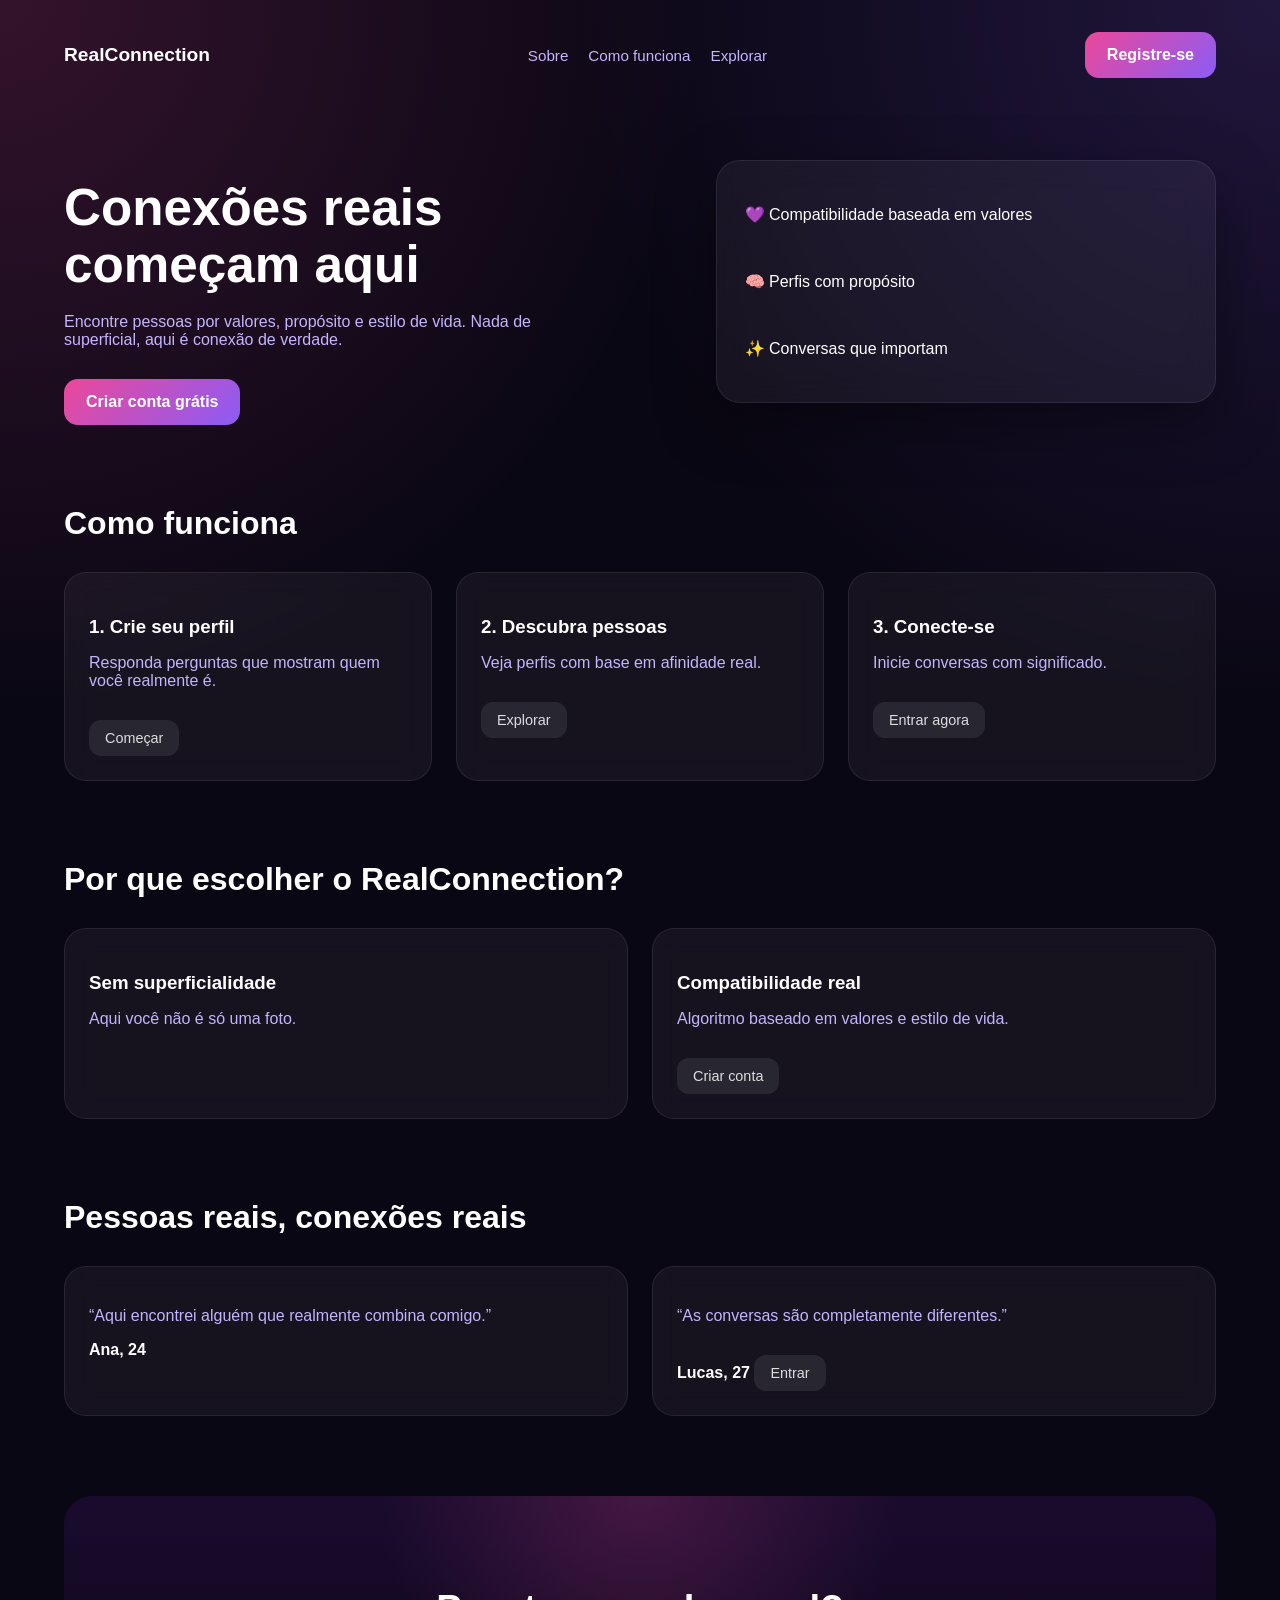
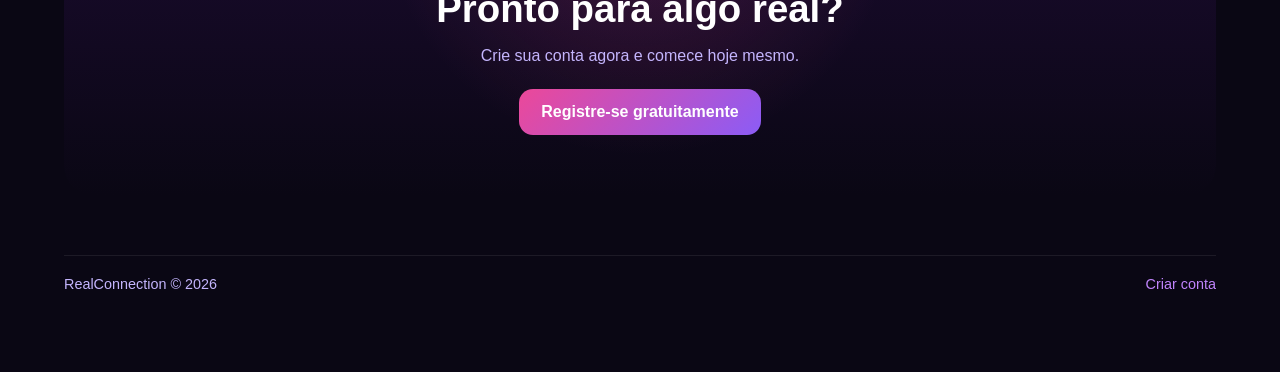
<file: index.html>
<!DOCTYPE html>
<html lang="pt-BR">
<head>
  <meta charset="UTF-8">
  <meta name="viewport" content="width=device-width, initial-scale=1.0">
  <title>RealConnection</title>
  <link rel="stylesheet" href="global.css">
  <link rel="stylesheet" href="home.css">
</head>
<body>

  <main class="pagina">

    <!-- BARRA de NAVEGAR  -->
    <header class="navbar">
      <div class="logo">RealConnection</div>

      <nav class="nav-links">
        <a href="#diferenciais">Sobre</a>
        <a href="#como-funciona">Como funciona</a>
        <a href="explorar.html">Explorar</a>
      </nav>

      <a href="cadastro.html" class="btn-primary">Registre-se</a>
    </header>

    <!-- Parte Principal -->
    <section class="hero">
      <div class="hero-text">
        <h1>Conexões reais começam aqui</h1>
        <p>
          Encontre pessoas por valores, propósito e estilo de vida.
          Nada de superficial, aqui é conexão de verdade.
        </p>

        <a href="cadastro.html" class="btn-primary">Criar conta grátis</a>
      </div>

      <div class="hero-card">
        <p>💜 Compatibilidade baseada em valores</p>
        <p>🧠 Perfis com propósito</p>
        <p>✨ Conversas que importam</p>
      </div>
    </section>

    <!-- COMO FUNCIONA -->
    <section class="secao" id="como-funciona">
      <h2>Como funciona</h2>

      <div class="grid-3">

        <div class="card">
          <h3>1. Crie seu perfil</h3>
          <p>Responda perguntas que mostram quem você realmente é.</p>
          <a href="cadastro.html" class="btn-secondary">Começar</a>
        </div>

        <div class="card">
          <h3>2. Descubra pessoas</h3>
          <p>Veja perfis com base em afinidade real.</p>
          <a href="cadastro.html" class="btn-secondary">Explorar</a>
        </div>

        <div class="card">
          <h3>3. Conecte-se</h3>
          <p>Inicie conversas com significado.</p>
          <a href="login.html" class="btn-secondary">Entrar agora</a>
        </div>

      </div>
    </section>

    <!-- DIFERENCIAIS -->
    <section class="secao" id="diferenciais">
      <h2>Por que escolher o RealConnection?</h2>

      <div class="grid-2">

        <div class="card">
          <h3>Sem superficialidade</h3>
          <p>Aqui você não é só uma foto.</p>
        </div>

        <div class="card">
          <h3>Compatibilidade real</h3>
          <p>Algoritmo baseado em valores e estilo de vida.</p>
          <a href="cadastro.html" class="btn-secondary">Criar conta</a>
        </div>

      </div>
    </section>

    <!-- PROVA SOCIAL -->
    <section class="secao">
      <h2>Pessoas reais, conexões reais</h2>

      <div class="depoimentos">

        <div class="card">
          <p>“Aqui encontrei alguém que realmente combina comigo.”</p>
          <strong>Ana, 24</strong>
        </div>

        <div class="card">
          <p>“As conversas são completamente diferentes.”</p>
          <strong>Lucas, 27</strong>
          <a href="cadastro.html" class="btn-secondary">Entrar</a>
        </div>

      </div>
    </section>

    <!-- CTA FINAL -->
    <section class="cta-final">
      <h2>Pronto para algo real?</h2>
      <p>Crie sua conta agora e comece hoje mesmo.</p>

      <a href="cadastro.html" class="btn-primary">Registre-se gratuitamente</a>
    </section>

    <!-- FOOTER -->
    <footer class="footer">
      <span>RealConnection © 2026</span>
      <a href="cadastro.html">Criar conta</a>
    </footer>

  </main>

</body>
</html>
</file>
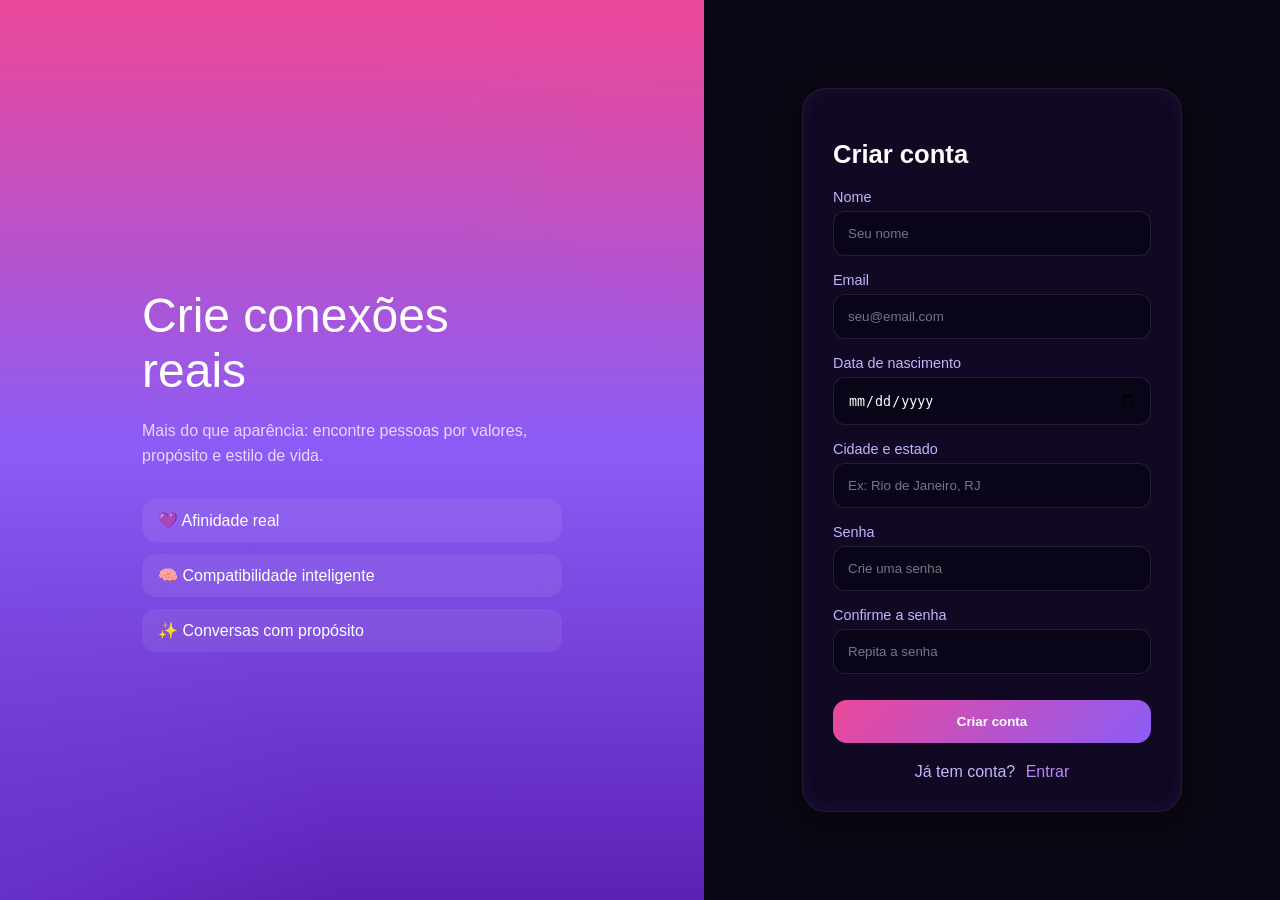
<file: cadastro.html>
<!DOCTYPE html>
<html lang="pt-BR">
<head>
  <meta charset="UTF-8">
  <meta name="viewport" content="width=device-width, initial-scale=1.0">
  <title>RealConnection | Cadastro</title>
  <link rel="stylesheet" href="global.css">
  <link rel="stylesheet" href="cadastro.css">
</head>
<body>

  <main class="cadastro-page">

    <!-- LADO ESQUERDO -->
    <section class="lado-info">
      <div class="info-conteudo">
        <h1>Crie conexões reais</h1>

        <p>
          Mais do que aparência: encontre pessoas por valores,
          propósito e estilo de vida.
        </p>

        <div class="lista-destaques">
          <div>💜 Afinidade real</div>
          <div>🧠 Compatibilidade inteligente</div>
          <div>✨ Conversas com propósito</div>
        </div>
      </div>
    </section>

    <!-- LADO DIREITO -->
    <section class="lado-formulario">

      <div class="card-formulario">

        <h2>Criar conta</h2>

        <form action="editperfil.html" method="get">

  <div class="grupo-input">
    <label for="nome">Nome</label>
    <input
      id="nome"
      name="nome"
      type="text"
      placeholder="Seu nome"
      autocomplete="name"
      required
    >
  </div>

  <div class="grupo-input">
    <label for="email">Email</label>
    <input
      id="email"
      name="email"
      type="email"
      placeholder="seu@email.com"
      autocomplete="email"
      required
    >
  </div>

  <div class="grupo-input">
    <label for="data-nascimento">Data de nascimento</label>
    <input
      id="data-nascimento"
      name="data-nascimento"
      type="date"
      autocomplete="bday"
      required
    >
  </div>

  <div class="grupo-input">
    <label for="cidade">Cidade e estado</label>
    <input
      id="cidade"
      name="cidade"
      type="text"
      placeholder="Ex: Rio de Janeiro, RJ"
      autocomplete="address-level2"
      required
    >
  </div>

  <div class="grupo-input">
    <label for="senha">Senha</label>
    <input
      id="senha"
      name="senha"
      type="password"
      placeholder="Crie uma senha"
      autocomplete="new-password"
      minlength="6"
      required
    >
  </div>

  <div class="grupo-input">
    <label for="confirmar-senha">Confirme a senha</label>
    <input
      id="confirmar-senha"
      name="confirmar-senha"
      type="password"
      placeholder="Repita a senha"
      autocomplete="new-password"
      minlength="6"
      required
    >
  </div>

  <button class="btn-primary full" type="submit">Criar conta</button>

</form>
        

        <div class="rodape-form">
          <span>Já tem conta?</span>
          <a href="login.html">Entrar</a>
        </div>

      </div>

    </section>

  </main>

  <!--PASSEI O SCRIPT Q TAVA AQUI PRO ARQUIVO SCRIPT.JS PRA FICAR TUDO NUM LIGAR SÓ-->
 <script src="script.js"></script>
</body>
</html>
</file>
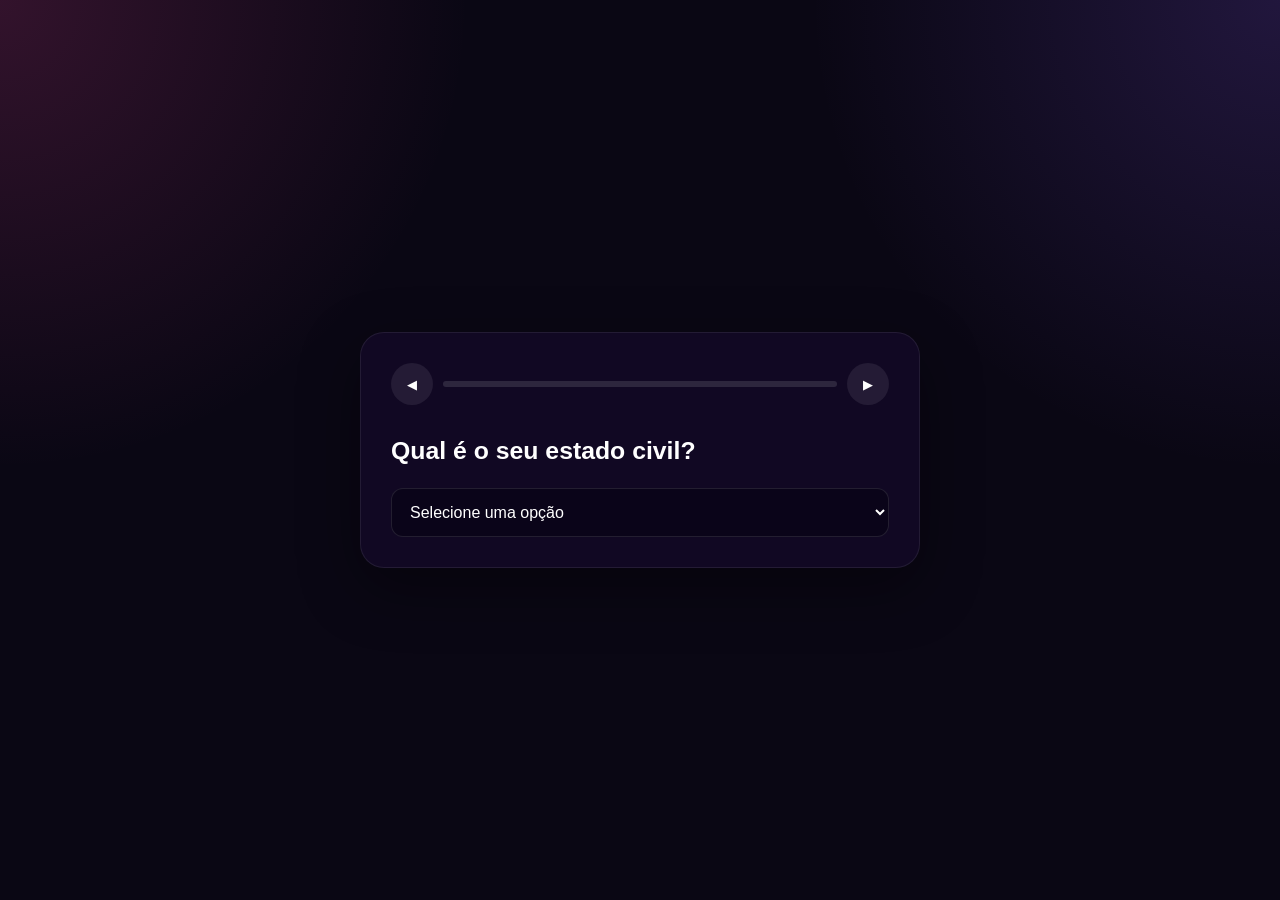
<file: editperfil.html>
<!DOCTYPE html>
<html lang="pt-BR">
<head>
  <meta charset="UTF-8">
  <meta name="viewport" content="width=device-width, initial-scale=1.0">
  <title>RealConnection | Editar Perfil</title>
  <link rel="stylesheet" href="style-editperfil.css">
</head>
<body>

  <div class="form-container">

    <!-- TOPO -->
    <div class="top-bar">
      <button id="prev" type="button" aria-label="Pergunta anterior">◀</button>

      <div class="progress">
        <div class="progress-fill"></div>
      </div>

      <button id="next" type="button" aria-label="Próxima pergunta">▶</button>
    </div>

    <!-- PERGUNTAS -->
    <form class="steps" action="explorar.html" method="get">

      <div class="step active">
        <h2>Qual é o seu estado civil?</h2>
        <select name="estado-civil">
          <option value="">Selecione uma opção</option>
          <option value="solteiro">Solteiro(a)</option>
          <option value="divorciado">Divorciado(a)</option>
          <option value="viuvo">Viúvo(a)</option>
        </select>
      </div>

      <div class="step">
        <h2>Você tem filhos?</h2>
        <select name="filhos">
          <option value="">Selecione uma opção</option>
          <option value="nao">Não</option>
          <option value="sim">Sim</option>
        </select>
      </div>

      <div class="step">
        <h2>Você fuma?</h2>
        <select name="fuma">
          <option value="">Selecione uma opção</option>
          <option value="nao">Não</option>
          <option value="sim">Sim</option>
          <option value="as-vezes">Às vezes</option>
        </select>
      </div>

      <div class="step">
        <h2>Você bebe álcool?</h2>
        <select name="alcool">
          <option value="">Selecione uma opção</option>
          <option value="nao">Não</option>
          <option value="socialmente">Socialmente</option>
          <option value="sim">Sim</option>
        </select>
      </div>

      <div class="step">
        <h2>Qual é a sua religião?</h2>
        <input type="text" name="religiao" placeholder="Ex: cristã, católica, espirita, nenhuma">
      </div>

      <div class="step">
        <h2>Qual é a sua sexualidade?</h2>
        <select name="sexualidade" id="sexualidade">
      <option value="">Selecione uma opção</option>
      <option value="heterossexual">Heterossexual</option>
      <option value="homossexual">Homossexual</option>
      <option value="bissexual">Bissexual</option>
      <option value="pansexual">Pansexual</option>
      <option value="assexual">Assexual</option>
      <option value="prefiro-nao-informar">Prefiro não informar</option>
      <option value="outro">Outro</option>
      </select>

        <input
          type="text"
          class="campo-outros campo-outros-select"
          id="sexualidade-outro"
          name="sexualidade-outro"
          placeholder="Digite sua sexualidade"
  >   </div>

      <div class="step">
        <h2>Como você se descreveria?</h2>
        <textarea name="descricao" placeholder="Fale um pouco sobre você"></textarea>
      </div>

      <div class="step">
        <h2>O que você busca no RealConnection?</h2>
        <select name="objetivo">
          <option value="">Selecione uma opção</option>
          <option value="relacionamento-serio">Relacionamento sério</option>
          <option value="novas-conexoes">Novas conexões</option>
          <option value="amizades">Amizades</option>
          <option value="conversas-com-proposito">Conversas com propósito</option>
        </select>
      </div>

      <div class="step">
        <h2>Quais valores são importantes para você?</h2>
        <div class="opcoes-container" data-minimo="5">
    <div class="opcoes-grid">

      <button type="button" class="opcao-btn" data-value="familia">Família</button>
      <button type="button" class="opcao-btn" data-value="fe">Fé</button>

      <button type="button" class="opcao-btn" data-value="respeito">Respeito</button>
      <button type="button" class="opcao-btn" data-value="honestidade">Honestidade</button>

      <button type="button" class="opcao-btn" data-value="dialogo">Diálogo</button>
      <button type="button" class="opcao-btn" data-value="lealdade">Lealdade</button>

      <button type="button" class="opcao-btn" data-value="empatia">Empatia</button>
      <button type="button" class="opcao-btn" data-value="responsabilidade">Responsabilidade</button>

      <button type="button" class="opcao-btn" data-value="crescimento-pessoal">Crescimento pessoal</button>
      <button type="button" class="opcao-btn" data-value="estabilidade">Estabilidade</button>

      <button type="button" class="opcao-btn" data-value="proposito">Propósito</button>
      <button type="button" class="opcao-btn" data-value="outros">Outros</button>

    </div>

    <input
      type="text"
      class="campo-outros"
      name="valores-outros"
      placeholder="Digite outro valor importante para você"
    >

    <div class="contador-opcoes">
      <span>Selecione no mínimo 5</span>
      <span><strong class="total-selecionado">0</strong>/5</span>
    </div>

      <input type="hidden" name="valores" class="valores-selecionados">
    </div>
      </div>

      <div class="step">
        <h2>Quais são seus principais interesses?</h2>
        <div class="opcoes-container" data-minimo="5">
          <div class="opcoes-grid">

      <button type="button" class="opcao-btn" data-value="livros">Livros</button>
      <button type="button" class="opcao-btn" data-value="musica">Música</button>

      <button type="button" class="opcao-btn" data-value="filmes">Filmes</button>
      <button type="button" class="opcao-btn" data-value="series">Séries</button>

      <button type="button" class="opcao-btn" data-value="games">Games</button>
      <button type="button" class="opcao-btn" data-value="cozinhar">Cozinhar</button>

      <button type="button" class="opcao-btn" data-value="viagens">Viagens</button>
      <button type="button" class="opcao-btn" data-value="academia">Academia</button>

      <button type="button" class="opcao-btn" data-value="cafe">Café</button>
      <button type="button" class="opcao-btn" data-value="pets">Pets</button>

      <button type="button" class="opcao-btn" data-value="cachorros">Cachorros</button>
      <button type="button" class="opcao-btn" data-value="gatos">Gatos</button>

      <button type="button" class="opcao-btn" data-value="trilha">Trilha</button>
      <button type="button" class="opcao-btn" data-value="esportes">Esportes</button>

      <button type="button" class="opcao-btn" data-value="tecnologia">Tecnologia</button>
      <button type="button" class="opcao-btn" data-value="arte">Arte</button>

      <button type="button" class="opcao-btn" data-value="fotografia">Fotografia</button>
      <button type="button" class="opcao-btn" data-value="outros">Outros</button>

    </div>

    <input
      type="text"
      class="campo-outros"
      name="interesses-outros"
      placeholder="Digite outro interesse importante para você"
    >

    <div class="contador-opcoes">
      <span>Selecione no mínimo 5</span>
      <span><strong class="total-selecionado">0</strong>/5</span>
    </div>

    <input type="hidden" name="interesses" class="valores-selecionados">
  </div>
</div>

      <div class="step">
        <h2>Como é seu estilo de vida?</h2>
        <select name="estilo-vida">
          <option value="">Selecione uma opção</option>
          <option value="caseiro">Mais caseiro(a)</option>
          <option value="social">Mais social</option>
          <option value="equilibrado">Equilibrado</option>
          <option value="aventureiro">Gosta de sair e explorar lugares</option>
          <option value="outro">Outro</option>
        </select>
      </div>

      <div class="step">
        <h2>Que tipo de conversa você gosta?</h2>
        <select name="tipo-conversa">
          <option value="">Selecione uma opção</option>
          <option value="leve">Conversas leves</option>
          <option value="profunda">Conversas profundas</option>
          <option value="engracada">Conversas engraçadas</option>
          <option value="variada">Um pouco de tudo</option>
        </select>
      </div>

      <div class="step">
        <h2>O que mais importa em uma conexão?</h2>
        <select name="conexao">
          <option value="">Selecione uma opção</option>
          <option value="respeito">Respeito</option>
          <option value="dialogo">Diálogo</option>
          <option value="objetivos-em-comum">Objetivos em comum</option>
          <option value="valores-parecidos">Valores parecidos</option>
          <option value="quimica">Química e afinidade</option>
          <option value="outro">Outro</option>
        </select>

        <button class="btn-finalizar" type="submit">Começar a explorar</button>
      </div>

    </form>

  </div>

  <script src="script.js"></script>
</body>
</html>
</file>
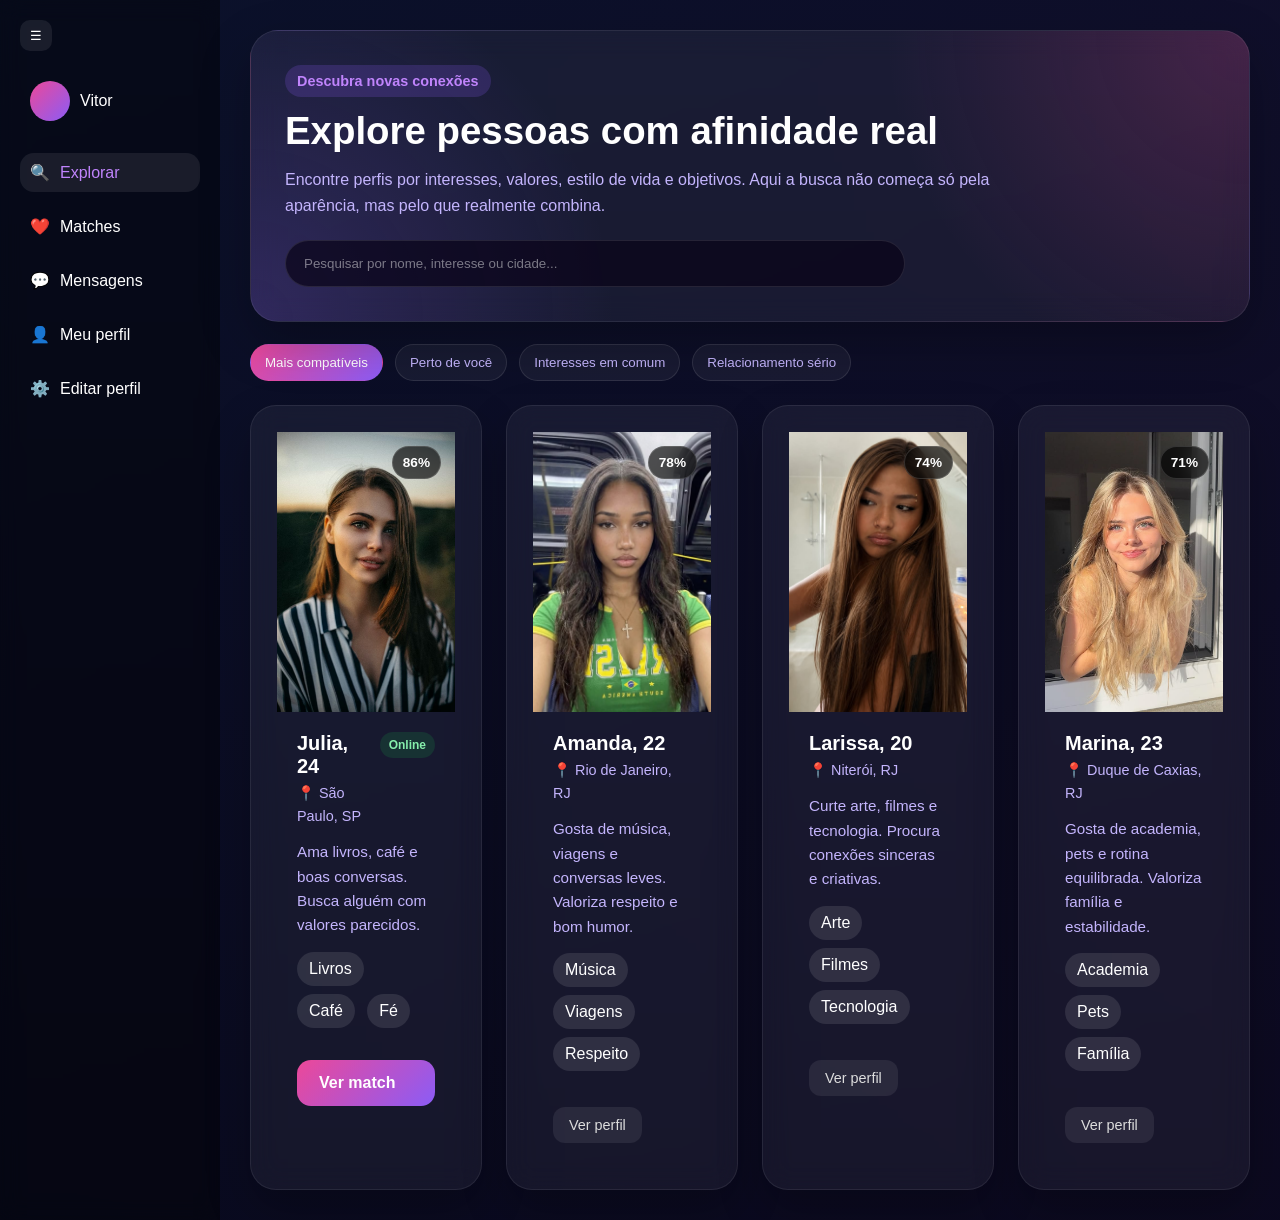
<file: explorar.html>
<!DOCTYPE html>
<html lang="pt-BR">
<head>
  <meta charset="UTF-8">
  <meta name="viewport" content="width=device-width, initial-scale=1.0">
  <title>RealConnection | Explorar</title>

  <link rel="stylesheet" href="global.css">
  <link rel="stylesheet" href="app.css">
  <link rel="stylesheet" href="explorar.css">
</head>
<body>

  <div class="app">

    <!-- MENU LATERAL -->
    <aside class="sidebar" id="sidebar">

      <div class="top">
        <button id="toggle" type="button" aria-label="Abrir ou fechar menu">☰</button>
      </div>

      <a href="perfil.html" class="profile">
        <div class="avatar"></div>
        <span class="name">Vitor</span>
      </a>

      <nav>
        <a href="explorar.html" class="ativo"><span>🔍</span><p>Explorar</p></a>
        <a href="matches.html"><span>❤️</span><p>Matches</p></a>
        <a href="mensagens.html"><span>💬</span><p>Mensagens</p></a>
        <a href="perfil.html"><span>👤</span><p>Meu perfil</p></a>
        <a href="editperfil.html"><span>⚙️</span><p>Editar perfil</p></a>
      </nav>

    </aside>

    <!-- CONTEÚDO -->
    <main class="explorar-page">

      <section class="explorar-hero">
        <span class="explorar-label">Descubra novas conexões</span>

        <h1>Explore pessoas com afinidade real</h1>

        <p>
          Encontre perfis por interesses, valores, estilo de vida e objetivos.
          Aqui a busca não começa só pela aparência, mas pelo que realmente combina.
        </p>

        <div class="barra-busca">
          <input
            type="text"
            id="buscarPessoa"
            placeholder="Pesquisar por nome, interesse ou cidade..."
          >
        </div>
      </section>

      <section class="filtros-explorar">
        <button type="button" class="filtro ativo" data-filtro="todos">Mais compatíveis</button>
        <button type="button" class="filtro" data-filtro="perto">Perto de você</button>
        <button type="button" class="filtro" data-filtro="interesses">Interesses em comum</button>
        <button type="button" class="filtro" data-filtro="serio">Relacionamento sério</button>
      </section>

      <section class="cards-explorar" id="listaPessoas">

        <article
          class="explorar-card"
          data-busca="julia livros café fé são paulo relacionamento sério"
          data-compatibilidade="86"
          data-local="sp"
          data-interesses="3"
          data-objetivo="serio"
        >
          <div class="foto-card">
            <img src="julia.jpg" alt="Foto de Julia">
            <span class="compatibilidade-card">86%</span>
          </div>

          <div class="conteudo-card">
            <div class="card-topo">
              <div>
                <h2>Julia, 24</h2>
                <p>📍 São Paulo, SP</p>
              </div>

              <span class="status-online">Online</span>
            </div>

            <p class="descricao-card">
              Ama livros, café e boas conversas. Busca alguém com valores parecidos.
            </p>

            <div class="tags">
              <span>Livros</span>
              <span>Café</span>
              <span>Fé</span>
            </div>

            <a href="lobby.html?pessoa=julia" class="btn-primary full">Ver match</a>
          </div>
        </article>

        <article
          class="explorar-card"
          data-busca="amanda música viagens rio de janeiro conexão"
          data-compatibilidade="78"
          data-local="rj"
          data-interesses="2"
          data-objetivo="conexao"
        >
          <div class="foto-card">
            <img src="amanda.jpg" alt="Foto de Amanda">
            <span class="compatibilidade-card">78%</span>
          </div>

          <div class="conteudo-card">
            <div class="card-topo">
              <div>
                <h2>Amanda, 22</h2>
                <p>📍 Rio de Janeiro, RJ</p>
              </div>
            </div>

            <p class="descricao-card">
              Gosta de música, viagens e conversas leves. Valoriza respeito e bom humor.
            </p>

            <div class="tags">
              <span>Música</span>
              <span>Viagens</span>
              <span>Respeito</span>
            </div>

            <a href="lobby.html?pessoa=amanda" class="btn-secondary full">Ver perfil</a>
          </div>
        </article>

        <article
          class="explorar-card"
          data-busca="larissa arte filmes tecnologia niterói"
          data-compatibilidade="74"
          data-local="rj"
          data-interesses="1"
          data-objetivo="conexao"
        >
          <div class="foto-card">
            <img src="larissa.jpg" alt="Foto de Larissa">
            <span class="compatibilidade-card">74%</span>
          </div>

          <div class="conteudo-card">
            <div class="card-topo">
              <div>
                <h2>Larissa, 20</h2>
                <p>📍 Niterói, RJ</p>
              </div>
            </div>

            <p class="descricao-card">
              Curte arte, filmes e tecnologia. Procura conexões sinceras e criativas.
            </p>

            <div class="tags">
              <span>Arte</span>
              <span>Filmes</span>
              <span>Tecnologia</span>
            </div>

            <a href="lobby.html?pessoa=larissa" class="btn-secondary full">Ver perfil</a>
          </div>
        </article>

        <article
          class="explorar-card"
          data-busca="marina academia pets estabilidade família relacionamento sério"
          data-compatibilidade="71"
          data-local="rj"
          data-interesses="2"
          data-objetivo="serio"
        >
          <div class="foto-card">
            <img src="marina.jpg" alt="Foto de Marina">
            <span class="compatibilidade-card">71%</span>
          </div>

          <div class="conteudo-card">
            <div class="card-topo">
              <div>
                <h2>Marina, 23</h2>
                <p>📍 Duque de Caxias, RJ</p>
              </div>
            </div>

            <p class="descricao-card">
              Gosta de academia, pets e rotina equilibrada. Valoriza família e estabilidade.
            </p>

            <div class="tags">
              <span>Academia</span>
              <span>Pets</span>
              <span>Família</span>
            </div>

            <a href="lobby.html?pessoa=marina" class="btn-secondary full">Ver perfil</a>
          </div>
        </article>

      </section>

    </main>

  </div>

  <script>
    (() => {
      const toggle = document.getElementById("toggle");
      const sidebar = document.getElementById("sidebar");

      if (toggle && sidebar) {
        toggle.addEventListener("click", () => {
          sidebar.classList.toggle("collapsed");
        });
      }

      const dadosSalvos = localStorage.getItem("usuarioRealConnection");

      if (dadosSalvos) {
        const usuario = JSON.parse(dadosSalvos);
        const primeiroNome = usuario.nome ? usuario.nome.split(" ")[0] : "Usuário";
        const nomesMenu = document.querySelectorAll(".sidebar .name, .menu-lateral .nome");

        nomesMenu.forEach(nome => {
          nome.textContent = primeiroNome;
        });
      }

      const buscarPessoa = document.getElementById("buscarPessoa");
      const listaPessoas = document.getElementById("listaPessoas");
      const cards = Array.from(document.querySelectorAll(".explorar-card"));
      const filtros = document.querySelectorAll(".filtro");

      let filtroAtual = "todos";

      function aplicarFiltros() {
        const termo = buscarPessoa.value.toLowerCase().trim();

        cards.forEach(card => {
          const texto = card.dataset.busca.toLowerCase();
          const local = card.dataset.local;
          const objetivo = card.dataset.objetivo;

          let aparece = texto.includes(termo);

          if (filtroAtual === "perto") {
            aparece = aparece && local === "rj";
          }

          if (filtroAtual === "serio") {
            aparece = aparece && objetivo === "serio";
          }

          if (aparece) {
            card.classList.remove("esconder");
          } else {
            card.classList.add("esconder");
          }
        });

        if (filtroAtual === "todos") {
          ordenarPor("compatibilidade");
        }

        if (filtroAtual === "interesses") {
          ordenarPor("interesses");
        }
      }

      function ordenarPor(tipo) {
        const cardsOrdenados = [...cards].sort((a, b) => {
          return Number(b.dataset[tipo]) - Number(a.dataset[tipo]);
        });

        cardsOrdenados.forEach(card => {
          listaPessoas.appendChild(card);
        });
      }

      buscarPessoa.addEventListener("input", aplicarFiltros);

      filtros.forEach(botao => {
        botao.addEventListener("click", () => {
          filtros.forEach(item => item.classList.remove("ativo"));
          botao.classList.add("ativo");

          filtroAtual = botao.dataset.filtro;
          aplicarFiltros();
        });
      });

      aplicarFiltros();
    })();
  </script>
<script src="script.js"></script>
</body>
</html>
</file>
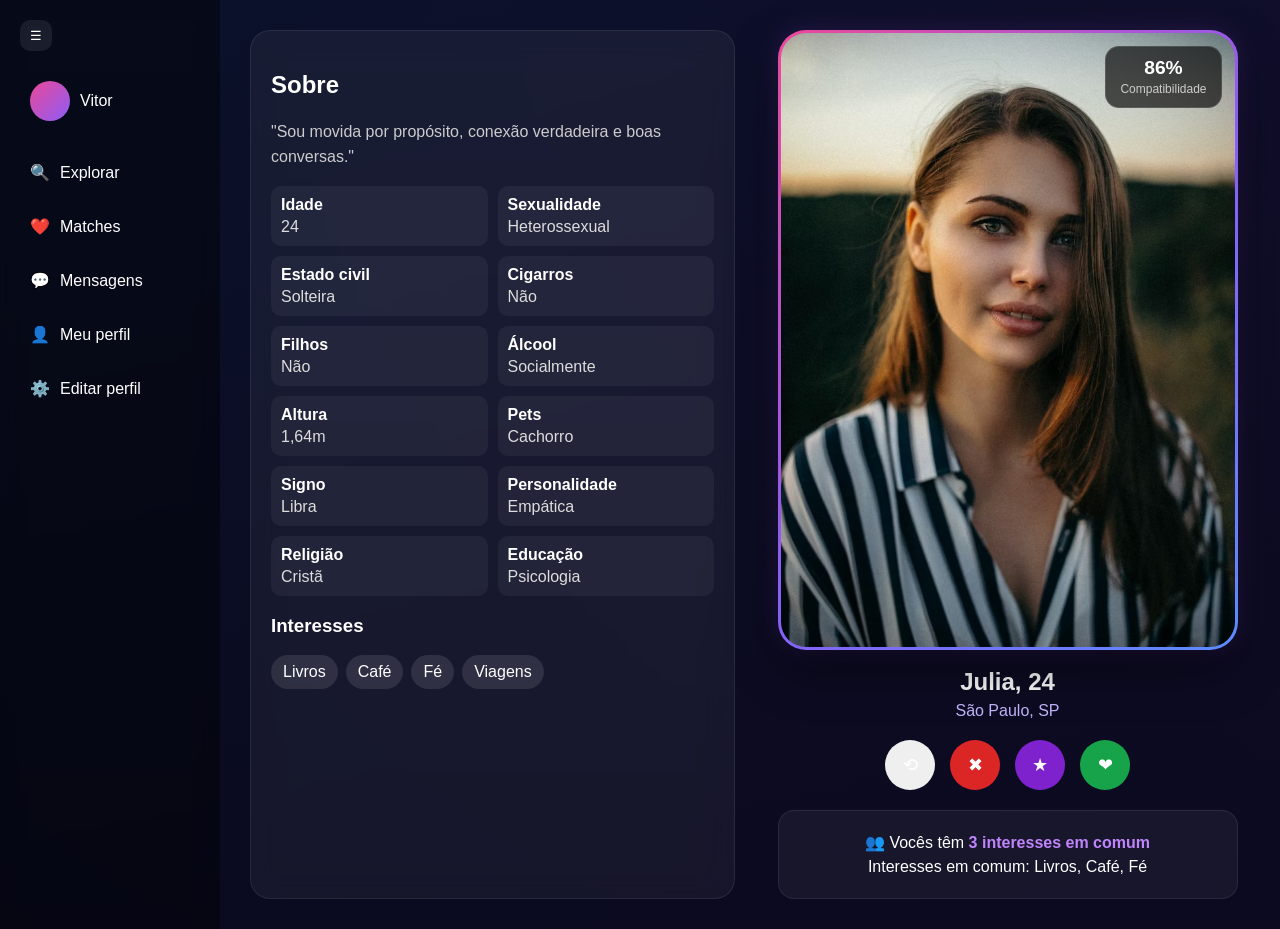
<file: lobby.html>
<!DOCTYPE html>
<html lang="pt-BR">
<head>
  <meta charset="UTF-8">
  <meta name="viewport" content="width=device-width, initial-scale=1.0">
  <title>RealConnection | Perfil</title>

  <link rel="stylesheet" href="global.css">
  <link rel="stylesheet" href="app.css">
</head>
<body>

  <div class="app">

    <!-- MENU LATERAL -->
    <aside class="sidebar" id="sidebar">

      <div class="top">
        <button id="toggle" type="button" aria-label="Abrir ou fechar menu">☰</button>
      </div>

      <a href="perfil.html" class="profile">
        <div class="avatar"></div>
        <span class="name">Vitor</span>
      </a>

      <nav>
        <a href="explorar.html"><span>🔍</span><p>Explorar</p></a>
        <a href="matches.html"><span>❤️</span><p>Matches</p></a>
        <a href="mensagens.html"><span>💬</span><p>Mensagens</p></a>
        <a href="perfil.html"><span>👤</span><p>Meu perfil</p></a>
        <a href="editperfil.html"><span>⚙️</span><p>Editar perfil</p></a>
      </nav>

    </aside>

    <!-- CONTEÚDO -->
    <main class="content">

      <!-- INFO DO PERFIL -->
      <section class="info">

        <h2>Sobre</h2>

        <p class="bio" id="bioPessoa"></p>

        <div class="grid-info">

          <div>
            <strong>Idade</strong>
            <span id="idadePessoa"></span>
          </div>

          <div>
            <strong>Sexualidade</strong>
            <span id="sexualidadePessoa"></span>
          </div>

          <div>
            <strong>Estado civil</strong>
            <span id="estadoCivilPessoa"></span>
          </div>

          <div>
            <strong>Cigarros</strong>
            <span id="cigarrosPessoa"></span>
          </div>

          <div>
            <strong>Filhos</strong>
            <span id="filhosPessoa"></span>
          </div>

          <div>
            <strong>Álcool</strong>
            <span id="alcoolPessoa"></span>
          </div>

          <div>
            <strong>Altura</strong>
            <span id="alturaPessoa"></span>
          </div>

          <div>
            <strong>Pets</strong>
            <span id="petsPessoa"></span>
          </div>

          <div>
            <strong>Signo</strong>
            <span id="signoPessoa"></span>
          </div>

          <div>
            <strong>Personalidade</strong>
            <span id="personalidadePessoa"></span>
          </div>

          <div>
            <strong>Religião</strong>
            <span id="religiaoPessoa"></span>
          </div>

          <div>
            <strong>Educação</strong>
            <span id="educacaoPessoa"></span>
          </div>

        </div>

        <h3>Interesses</h3>
        <div class="tags" id="tagsPessoa"></div>

      </section>

      <!-- CARD PRINCIPAL -->
      <section class="perfil">

        <div class="foto">
          <img id="fotoPessoa" src="" alt="" class="foto-perfil-lobby">

          <div class="compatibilidade">
            <strong id="compatibilidadePessoa"></strong>
            <span>Compatibilidade</span>
          </div>
        </div>

        <div class="perfil-info">
          <h2 id="nomePessoa"></h2>
          <p id="cidadePessoa"></p>
        </div>

        <div class="actions">
          <button type="button">⟲</button>
          <button type="button" class="no">✖</button>
          <button type="button" class="fav">★</button>
          <button type="button" class="like">❤</button>
        </div>

        <div class="afinidade">
          <p>
            👥 Vocês têm
            <strong><span id="interessesComunsTotal">0</span> interesses em comum</strong>
          </p>

          <p id="listaInteressesComuns"></p>
        </div>

      </section>

    </main>

  </div>

  <script>
    const pessoas = {
      julia: {
        nome: "Julia",
        idade: "24",
        cidade: "São Paulo, SP",
        foto: "julia.jpg",
        compatibilidade: "86%",
        bio: "Sou movida por propósito, conexão verdadeira e boas conversas.",
        sexualidade: "Heterossexual",
        estadoCivil: "Solteira",
        cigarros: "Não",
        filhos: "Não",
        alcool: "Socialmente",
        altura: "1,64m",
        pets: "Cachorro",
        signo: "Libra",
        personalidade: "Empática",
        religiao: "Cristã",
        educacao: "Psicologia",
        interesses: ["Livros", "Café", "Fé", "Viagens"]
      },

      amanda: {
        nome: "Amanda",
        idade: "22",
        cidade: "Rio de Janeiro, RJ",
        foto: "amanda.jpg",
        compatibilidade: "78%",
        bio: "Gosto de música, viagens e conversas leves. Valorizo respeito, bom humor e sinceridade.",
        sexualidade: "Heterossexual",
        estadoCivil: "Solteira",
        cigarros: "Não",
        filhos: "Não",
        alcool: "Socialmente",
        altura: "1,68m",
        pets: "Gato",
        signo: "Áries",
        personalidade: "Comunicativa",
        religiao: "Cristã",
        educacao: "Publicidade",
        interesses: ["Música", "Viagens", "Respeito", "Café"]
      },

      larissa: {
        nome: "Larissa",
        idade: "20",
        cidade: "Niterói, RJ",
        foto: "larissa.jpg",
        compatibilidade: "74%",
        bio: "Curto arte, filmes e tecnologia. Procuro conexões sinceras, leves e criativas.",
        sexualidade: "Heterossexual",
        estadoCivil: "Solteira",
        cigarros: "Não",
        filhos: "Não",
        alcool: "Não",
        altura: "1,62m",
        pets: "Gato",
        signo: "Aquário",
        personalidade: "Criativa",
        religiao: "Prefiro não informar",
        educacao: "Design",
        interesses: ["Arte", "Filmes", "Tecnologia", "Livros"]
      },

      marina: {
        nome: "Marina",
        idade: "23",
        cidade: "Duque de Caxias, RJ",
        foto: "marina.jpg",
        compatibilidade: "71%",
        bio: "Gosto de academia, pets e rotina equilibrada. Valorizo família, estabilidade e diálogo.",
        sexualidade: "Heterossexual",
        estadoCivil: "Solteira",
        cigarros: "Não",
        filhos: "Não",
        alcool: "Socialmente",
        altura: "1,70m",
        pets: "Cachorro",
        signo: "Touro",
        personalidade: "Responsável",
        religiao: "Cristã",
        educacao: "Administração",
        interesses: ["Academia", "Pets", "Família", "Estabilidade"]
      }
    };

    const meusInteresses = ["Livros", "Café", "Fé", "Tecnologia", "Família"];

    const parametros = new URLSearchParams(window.location.search);
    const pessoaSelecionada = parametros.get("pessoa") || "julia";
    const pessoa = pessoas[pessoaSelecionada] || pessoas.julia;

    document.title = `RealConnection | ${pessoa.nome}`;

    document.getElementById("nomePessoa").textContent = `${pessoa.nome}, ${pessoa.idade}`;
    document.getElementById("cidadePessoa").textContent = pessoa.cidade;
    document.getElementById("fotoPessoa").src = pessoa.foto;
    document.getElementById("fotoPessoa").alt = `Foto de ${pessoa.nome}`;
    document.getElementById("compatibilidadePessoa").textContent = pessoa.compatibilidade;
    document.getElementById("bioPessoa").textContent = `"${pessoa.bio}"`;

    document.getElementById("idadePessoa").textContent = pessoa.idade;
    document.getElementById("sexualidadePessoa").textContent = pessoa.sexualidade;
    document.getElementById("estadoCivilPessoa").textContent = pessoa.estadoCivil;
    document.getElementById("cigarrosPessoa").textContent = pessoa.cigarros;
    document.getElementById("filhosPessoa").textContent = pessoa.filhos;
    document.getElementById("alcoolPessoa").textContent = pessoa.alcool;
    document.getElementById("alturaPessoa").textContent = pessoa.altura;
    document.getElementById("petsPessoa").textContent = pessoa.pets;
    document.getElementById("signoPessoa").textContent = pessoa.signo;
    document.getElementById("personalidadePessoa").textContent = pessoa.personalidade;
    document.getElementById("religiaoPessoa").textContent = pessoa.religiao;
    document.getElementById("educacaoPessoa").textContent = pessoa.educacao;

    const tagsPessoa = document.getElementById("tagsPessoa");
    tagsPessoa.innerHTML = "";

    pessoa.interesses.forEach(interesse => {
      const span = document.createElement("span");
      span.textContent = interesse;
      tagsPessoa.appendChild(span);
    });

    const interessesComuns = pessoa.interesses.filter(interesse =>
      meusInteresses.includes(interesse)
    );

    document.getElementById("interessesComunsTotal").textContent = interessesComuns.length;

    document.getElementById("listaInteressesComuns").textContent =
      interessesComuns.length > 0
        ? "Interesses em comum: " + interessesComuns.join(", ")
        : "Nenhum interesse em comum encontrado.";

    const toggle = document.getElementById("toggle");
    const sidebar = document.getElementById("sidebar");

    toggle.addEventListener("click", () => {
      sidebar.classList.toggle("collapsed");
    });
  </script>
  <script src="script.js"></script>

</body>
</html>
</file>
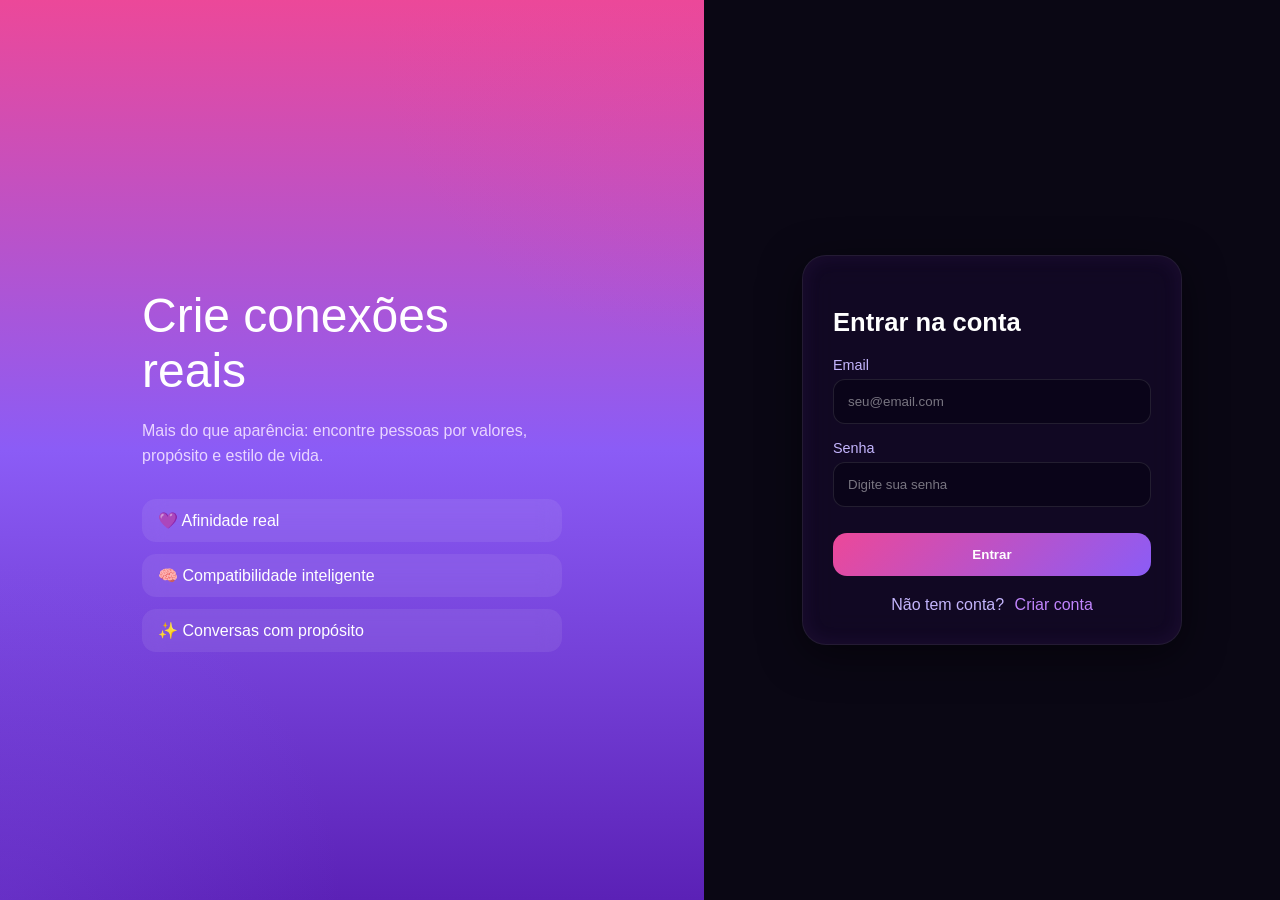
<file: login.html>
<!DOCTYPE html>
<html lang="pt-BR">
<head>
  <meta charset="UTF-8">
  <meta name="viewport" content="width=device-width, initial-scale=1.0">
  <title>RealConnection | Login</title>

  <link rel="stylesheet" href="global.css">
  <link rel="stylesheet" href="cadastro.css">
</head>
<body>

  <main class="cadastro-page">

    <!-- LADO ESQUERDO -->
    <section class="lado-info">

      <div class="info-conteudo">
        <h1>Crie conexões reais</h1>

        <p>
          Mais do que aparência: encontre pessoas por valores,
          propósito e estilo de vida.
        </p>

        <div class="lista-destaques">
          <div>💜 Afinidade real</div>
          <div>🧠 Compatibilidade inteligente</div>
          <div>✨ Conversas com propósito</div>
        </div>
      </div>

    </section>

    <!-- LADO DIREITO -->
    <section class="lado-formulario">

      <div class="card-formulario">

        <h2>Entrar na conta</h2>

        <form id="formLogin" action="explorar.html" method="get">

          <div class="grupo-input">
            <label for="email">Email</label>

            <input
              id="email"
              name="email"
              type="email"
              placeholder="seu@email.com"
              autocomplete="email"
              required
            >
          </div>

          <div class="grupo-input">
            <label for="senha">Senha</label>

            <input
              id="senha"
              name="senha"
              type="password"
              placeholder="Digite sua senha"
              autocomplete="current-password"
              minlength="6"
              required
            >
          </div>

          <button class="btn-primary full" type="submit">Entrar</button>

        </form>

        <div class="rodape-form">
          <span>Não tem conta?</span>
          <a href="cadastro.html">Criar conta</a>
        </div>

      </div>

    </section>

  </main>

  <script src="script.js"></script>

</body>
</html>
</file>
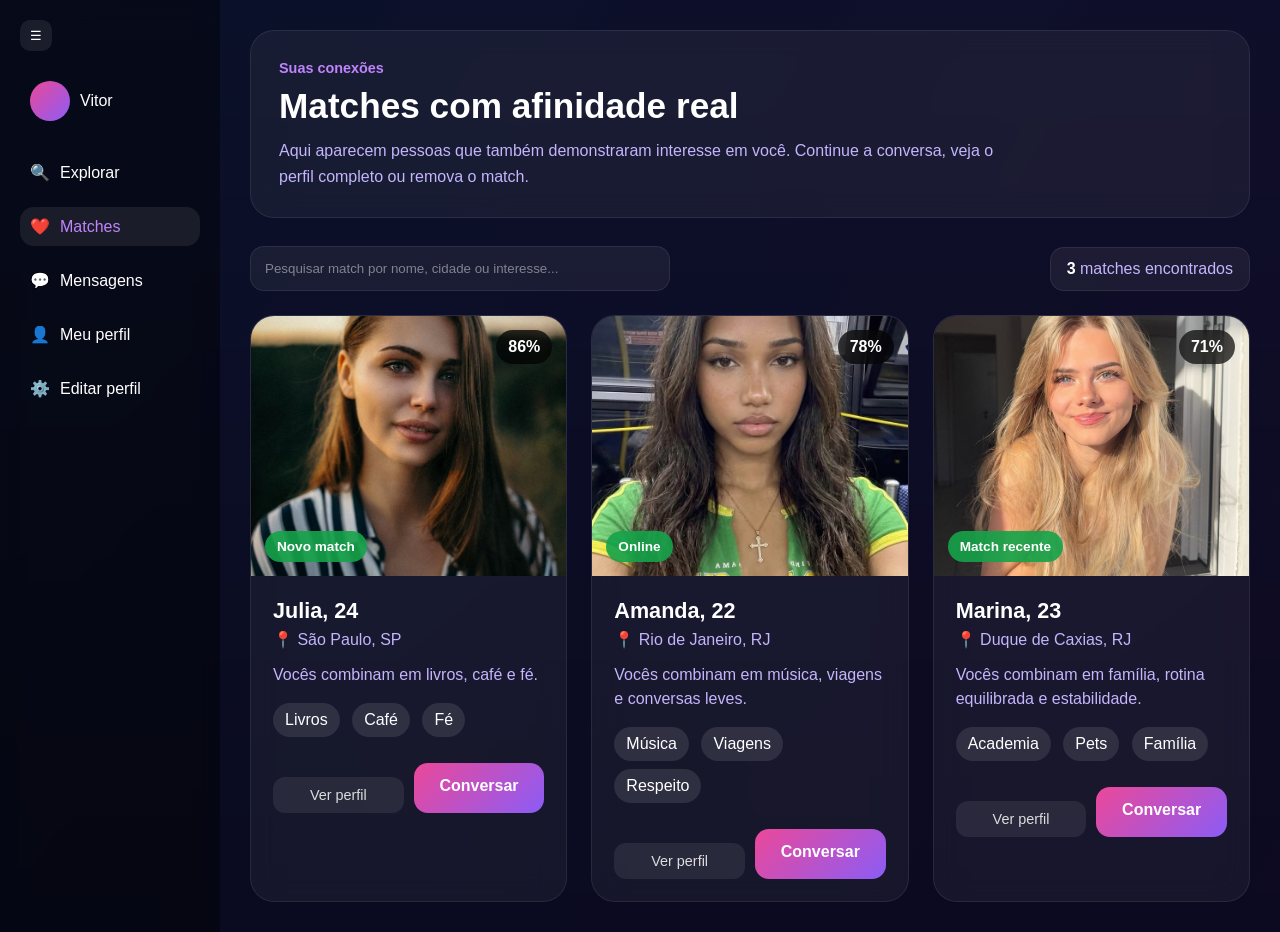
<file: matches.html>
<!DOCTYPE html>
<html lang="pt-BR">
<head>
  <meta charset="UTF-8">
  <meta name="viewport" content="width=device-width, initial-scale=1.0">
  <title>RealConnection | Matches</title>

  <link rel="stylesheet" href="global.css">
  <link rel="stylesheet" href="app.css">

  <style>
    .matches-page {
      flex: 1;
      padding: 30px;
    }

    .matches-hero {
      margin-bottom: 28px;
      padding: 28px;
      border-radius: 24px;
      background: rgba(255,255,255,0.05);
      border: 1px solid var(--cor-borda);
      backdrop-filter: blur(14px);
    }

    .matches-label {
      display: inline-block;
      margin-bottom: 10px;
      color: var(--cor-roxo-claro);
      font-weight: 600;
      font-size: 0.9rem;
    }

    .matches-hero h1 {
      margin: 0 0 12px;
      font-size: 2.2rem;
    }

    .matches-hero p {
      max-width: 720px;
      margin: 0;
      color: var(--cor-texto-suave);
      line-height: 1.6;
    }

    .matches-topo {
      display: flex;
      align-items: center;
      justify-content: space-between;
      gap: 18px;
      margin-bottom: 24px;
    }

    .barra-busca-matches {
      width: 100%;
      max-width: 420px;
    }

    .barra-busca-matches input {
      width: 100%;
      padding: 14px;
      border-radius: 14px;
      border: 1px solid var(--cor-borda);
      background: rgba(255,255,255,0.06);
      color: var(--cor-texto);
      outline: none;
    }

    .barra-busca-matches input::placeholder {
      color: rgba(255,255,255,0.45);
    }

    .barra-busca-matches input:focus {
      border-color: var(--cor-roxo);
      box-shadow: 0 0 0 2px rgba(139,92,246,0.3);
    }

    .contador-matches {
      padding: 12px 16px;
      border-radius: 14px;
      background: rgba(255,255,255,0.06);
      border: 1px solid var(--cor-borda);
      color: var(--cor-texto-suave);
      white-space: nowrap;
    }

    .contador-matches strong {
      color: #ffffff;
    }

    .matches-grid {
      display: grid;
      grid-template-columns: repeat(3, 1fr);
      gap: 24px;
    }

    .match-card {
      overflow: hidden;
      border-radius: 24px;
      background: rgba(255,255,255,0.05);
      border: 1px solid var(--cor-borda);
      backdrop-filter: blur(14px);
      transition: 0.25s;
    }

    .match-card:hover {
      transform: translateY(-6px);
      box-shadow: 0 20px 50px rgba(0,0,0,0.4);
    }

    .match-foto {
      height: 260px;
      position: relative;
      overflow: hidden;
      background: linear-gradient(135deg, var(--cor-rosa), var(--cor-roxo));
    }

    .match-foto img {
      width: 100%;
      height: 100%;
      object-fit: cover;
    }

    .match-compatibilidade {
      position: absolute;
      top: 14px;
      right: 14px;
      padding: 8px 12px;
      border-radius: 999px;
      background: rgba(0,0,0,0.68);
      color: #ffffff;
      font-weight: 700;
      backdrop-filter: blur(10px);
    }

    .match-status {
      position: absolute;
      left: 14px;
      bottom: 14px;
      padding: 8px 12px;
      border-radius: 999px;
      background: rgba(22,163,74,0.9);
      color: #ffffff;
      font-size: 0.85rem;
      font-weight: 600;
    }

    .match-conteudo {
      padding: 22px;
    }

    .match-conteudo h2 {
      margin: 0 0 6px;
      font-size: 1.35rem;
    }

    .match-cidade {
      margin: 0 0 14px;
      color: var(--cor-texto-suave);
    }

    .match-descricao {
      margin: 0 0 16px;
      color: var(--cor-texto-suave);
      line-height: 1.5;
    }

    .match-acoes {
      display: grid;
      grid-template-columns: 1fr 1fr;
      gap: 10px;
      margin-top: 18px;
    }

    .match-acoes a,
    .match-acoes button {
      text-align: center;
      border: none;
      font-family: Arial, sans-serif;
    }

    .sem-matches {
      display: none;
      padding: 36px;
      border-radius: 24px;
      text-align: center;
      background: rgba(255,255,255,0.05);
      border: 1px solid var(--cor-borda);
      color: var(--cor-texto-suave);
    }

    .sem-matches.mostrar {
      display: block;
    }

    @media (max-width: 1100px) {
      .matches-grid {
        grid-template-columns: repeat(2, 1fr);
      }
    }

    @media (max-width: 700px) {
      .matches-page {
        padding: 20px;
      }

      .matches-topo {
        flex-direction: column;
        align-items: stretch;
      }

      .barra-busca-matches {
        max-width: 100%;
      }

      .matches-grid {
        grid-template-columns: 1fr;
      }

      .matches-hero h1 {
        font-size: 1.7rem;
      }
    }
  </style>
</head>
<body>

  <div class="app">

    <!-- MENU LATERAL -->
    <aside class="sidebar" id="sidebar">

      <div class="top">
        <button id="toggle" type="button" aria-label="Abrir ou fechar menu">☰</button>
      </div>

      <a href="perfil.html" class="profile">
        <div class="avatar"></div>
        <span class="name">Vitor</span>
      </a>

      <nav>
        <a href="explorar.html"><span>🔍</span><p>Explorar</p></a>
        <a href="matches.html" class="ativo"><span>❤️</span><p>Matches</p></a>
        <a href="mensagens.html"><span>💬</span><p>Mensagens</p></a>
        <a href="perfil.html"><span>👤</span><p>Meu perfil</p></a>
        <a href="editperfil.html"><span>⚙️</span><p>Editar perfil</p></a>
      </nav>

    </aside>

    <!-- CONTEÚDO -->
    <main class="matches-page">

      <section class="matches-hero">
        <span class="matches-label">Suas conexões</span>

        <h1>Matches com afinidade real</h1>

        <p>
          Aqui aparecem pessoas que também demonstraram interesse em você.
          Continue a conversa, veja o perfil completo ou remova o match.
        </p>
      </section>

      <section class="matches-topo">
        <div class="barra-busca-matches">
          <input
            type="text"
            id="buscarMatch"
            placeholder="Pesquisar match por nome, cidade ou interesse..."
          >
        </div>

        <div class="contador-matches">
          <strong id="totalMatches">0</strong> matches encontrados
        </div>
      </section>

      <section class="matches-grid" id="listaMatches">

        <article
          class="match-card"
          data-busca="julia são paulo livros café fé relacionamento sério"
        >
          <div class="match-foto">
            <img src="julia.jpg" alt="Foto de Julia">
            <span class="match-compatibilidade">86%</span>
            <span class="match-status">Novo match</span>
          </div>

          <div class="match-conteudo">
            <h2>Julia, 24</h2>
            <p class="match-cidade">📍 São Paulo, SP</p>

            <p class="match-descricao">
              Vocês combinam em livros, café e fé.
            </p>

            <div class="tags">
              <span>Livros</span>
              <span>Café</span>
              <span>Fé</span>
            </div>

            <div class="match-acoes">
              <a href="lobby.html?pessoa=julia" class="btn-secondary">Ver perfil</a>
              <a href="mensagens.html?chat=julia" class="btn-primary">Conversar</a>
            </div>
          </div>
        </article>

        <article
          class="match-card"
          data-busca="amanda rio de janeiro música viagens respeito"
        >
          <div class="match-foto">
            <img src="amanda.jpg" alt="Foto de Amanda">
            <span class="match-compatibilidade">78%</span>
            <span class="match-status">Online</span>
          </div>

          <div class="match-conteudo">
            <h2>Amanda, 22</h2>
            <p class="match-cidade">📍 Rio de Janeiro, RJ</p>

            <p class="match-descricao">
              Vocês combinam em música, viagens e conversas leves.
            </p>

            <div class="tags">
              <span>Música</span>
              <span>Viagens</span>
              <span>Respeito</span>
            </div>

            <div class="match-acoes">
              <a href="lobby.html?pessoa=amanda" class="btn-secondary">Ver perfil</a>
              <a href="mensagens.html?chat=amanda" class="btn-primary">Conversar</a>
            </div>
          </div>
        </article>

        <article
          class="match-card"
          data-busca="marina duque de caxias academia pets família estabilidade"
        >
          <div class="match-foto">
            <img src="marina.jpg" alt="Foto de Marina">
            <span class="match-compatibilidade">71%</span>
            <span class="match-status">Match recente</span>
          </div>

          <div class="match-conteudo">
            <h2>Marina, 23</h2>
            <p class="match-cidade">📍 Duque de Caxias, RJ</p>

            <p class="match-descricao">
              Vocês combinam em família, rotina equilibrada e estabilidade.
            </p>

            <div class="tags">
              <span>Academia</span>
              <span>Pets</span>
              <span>Família</span>
            </div>

            <div class="match-acoes">
              <a href="lobby.html?pessoa=marina" class="btn-secondary">Ver perfil</a>
              <a href="mensagens.html?chat=marina" class="btn-primary">Conversar</a>
            </div>
          </div>
        </article>

      </section>

      <section class="sem-matches" id="semMatches">
        Nenhum match encontrado com essa busca.
      </section>

    </main>

  </div>

  <script>
    (() => {
      const toggle = document.getElementById("toggle");
      const sidebar = document.getElementById("sidebar");

      if (toggle && sidebar) {
        toggle.addEventListener("click", () => {
          sidebar.classList.toggle("collapsed");
        });
      }

      const dadosSalvos = localStorage.getItem("usuarioRealConnection");

      if (dadosSalvos) {
        const usuario = JSON.parse(dadosSalvos);
        const primeiroNome = usuario.nome ? usuario.nome.split(" ")[0] : "Usuário";
        const nomesMenu = document.querySelectorAll(".sidebar .name, .menu-lateral .nome");

        nomesMenu.forEach(nome => {
          nome.textContent = primeiroNome;
        });
      }

      const buscarMatch = document.getElementById("buscarMatch");
      const cards = document.querySelectorAll(".match-card");
      const totalMatches = document.getElementById("totalMatches");
      const semMatches = document.getElementById("semMatches");

      function atualizarMatches() {
        const termo = buscarMatch.value.toLowerCase().trim();
        let totalVisivel = 0;

        cards.forEach(card => {
          const texto = card.dataset.busca.toLowerCase();

          if (texto.includes(termo)) {
            card.classList.remove("esconder");
            totalVisivel++;
          } else {
            card.classList.add("esconder");
          }
        });

        totalMatches.textContent = totalVisivel;

        if (totalVisivel === 0) {
          semMatches.classList.add("mostrar");
        } else {
          semMatches.classList.remove("mostrar");
        }
      }

      buscarMatch.addEventListener("input", atualizarMatches);

      atualizarMatches();
    })();
  </script>
<script src="script.js"></script>
</body>
</html>
</file>
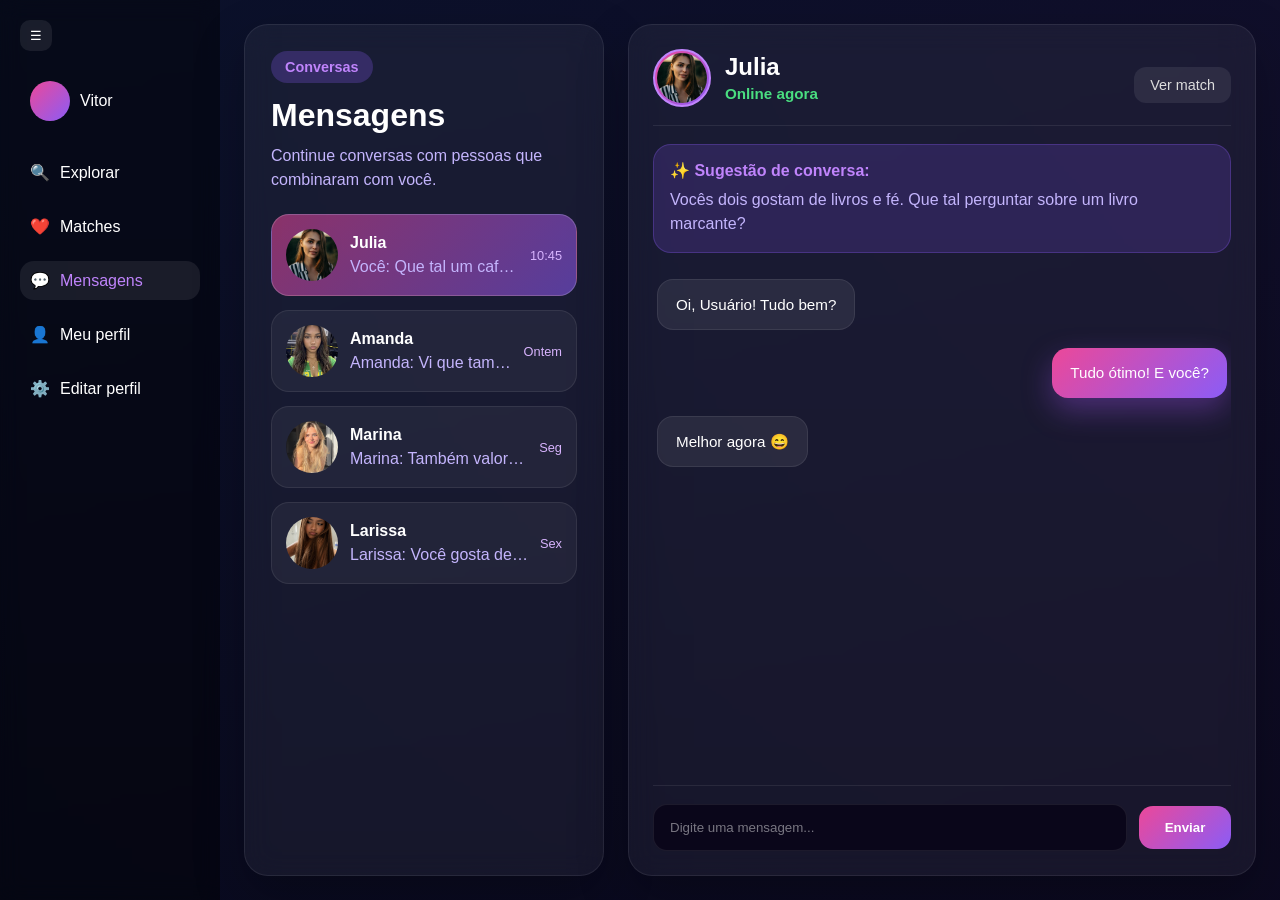
<file: mensagens.html>
<!DOCTYPE html>
<html lang="pt-BR">
<head>
  <meta charset="UTF-8">
  <meta name="viewport" content="width=device-width, initial-scale=1.0">
  <title>RealConnection | Mensagens</title>

  <link rel="stylesheet" href="global.css">
  <link rel="stylesheet" href="app.css">
  <link rel="stylesheet" href="mensagens.css">
</head>
<body>

  <div class="app">

    <!-- MENU LATERAL -->
    <aside class="sidebar" id="sidebar">

      <div class="top">
        <button id="toggle" type="button" aria-label="Abrir ou fechar menu">☰</button>
      </div>

      <a href="perfil.html" class="profile">
        <div class="avatar"></div>
        <span class="name">Vitor</span>
      </a>

      <nav>
        <a href="explorar.html"><span>🔍</span><p>Explorar</p></a>
        <a href="matches.html"><span>❤️</span><p>Matches</p></a>
        <a href="mensagens.html" class="ativo"><span>💬</span><p>Mensagens</p></a>
        <a href="perfil.html"><span>👤</span><p>Meu perfil</p></a>
        <a href="editperfil.html"><span>⚙️</span><p>Editar perfil</p></a>
      </nav>

    </aside>

    <!-- CONTEÚDO -->
    <main class="mensagens-page">

      <!-- LISTA DE CONVERSAS -->
      <section class="painel-conversas">

        <span class="mensagens-label">Conversas</span>

        <h1>Mensagens</h1>

        <p class="mensagens-subtitulo">
          Continue conversas com pessoas que combinaram com você.
        </p>

        <div class="lista-conversas">

          <article class="conversa-item ativo" data-chat="julia">
            <img src="julia.jpg" alt="Julia" class="avatar-conversa">

            <div class="info-contato">
              <strong>Julia</strong>
              <p>Você: Que tal um café amanhã?</p>
            </div>

            <span class="hora">10:45</span>
          </article>

          <article class="conversa-item" data-chat="amanda">
            <img src="amanda.jpg" alt="Amanda" class="avatar-conversa">

            <div class="info-contato">
              <strong>Amanda</strong>
              <p>Amanda: Vi que também gosta de música.</p>
            </div>

            <span class="hora">Ontem</span>
          </article>

          <article class="conversa-item" data-chat="marina">
            <img src="marina.jpg" alt="Marina" class="avatar-conversa">

            <div class="info-contato">
              <strong>Marina</strong>
              <p>Marina: Também valorizo família.</p>
            </div>

            <span class="hora">Seg</span>
          </article>

          <article class="conversa-item" data-chat="larissa">
            <img src="larissa.jpg" alt="Larissa" class="avatar-conversa">

            <div class="info-contato">
              <strong>Larissa</strong>
              <p>Larissa: Você gosta de tecnologia?</p>
            </div>

            <span class="hora">Sex</span>
          </article>

        </div>

      </section>

      <!-- CHAT ABERTO -->
      <section class="painel-chat">

        <header class="cabecalho-chat">

          <div class="dados-chat">
            <img src="julia.jpg" alt="Julia" class="avatar-chat" id="fotoChat">

            <div>
              <h2 id="chatNome">Julia</h2>
              <span id="chatStatus">Online agora</span>
            </div>
          </div>

          <a href="lobby.html?pessoa=julia" class="btn-secondary" id="linkMatch">
            Ver match
          </a>

        </header>

        <div class="sugestao-chat" id="sugestaoChat">
          <strong>✨ Sugestão de conversa:</strong>
          <p>Vocês dois gostam de livros e fé. Que tal perguntar sobre um livro marcante?</p>
        </div>

        <div class="mensagens-chat" id="chatConteudo"></div>

        <form class="input-chat" id="formChat">
          <input type="text" id="inputMensagem" placeholder="Digite uma mensagem..." required>
          <button type="submit" class="btn-primary">Enviar</button>
        </form>

      </section>

    </main>

  </div>

  <script>
    const toggle = document.getElementById("toggle");
    const sidebar = document.getElementById("sidebar");

    toggle.addEventListener("click", () => {
      sidebar.classList.toggle("collapsed");
    });

     const dadosSalvos = localStorage.getItem("usuarioRealConnection");
    let primeiroNome = "Usuário"; 

    if (dadosSalvos) {
      const usuarioObj = JSON.parse(dadosSalvos);
     if (usuarioObj.nome) {
        primeiroNome = usuarioObj.nome.split(" ")[0];
      }
    }

    const chats = {
      julia: {
        nome: "Julia",
        foto: "julia.jpg",
        status: "Online agora",
        sugestao: "Vocês dois gostam de livros e fé. Que tal perguntar sobre um livro marcante?",
        mensagens: [
          { tipo: "recebida", texto: `Oi, ${primeiroNome}! Tudo bem?` },
          { tipo: "enviada", texto: "Tudo ótimo! E você?" },
          { tipo: "recebida", texto: "Melhor agora 😄" }
        ]
      },

      amanda: {
        nome: "Amanda",
        foto: "amanda.jpg",
        status: "Online agora",
        sugestao: "Vocês dois gostam de música e viagens. Que tal perguntar qual foi a melhor viagem dela?",
        mensagens: [
          { tipo: "recebida", texto: `Oi,${primeiroNome}! Vi que também gosta de música.` },
          { tipo: "enviada", texto: "Gosto bastante! Que tipo você mais ouve?" },
          { tipo: "recebida", texto: "Ultimamente tenho ouvido muita MPB e indie." }
        ]
      },

      marina: {
        nome: "Marina",
        foto: "marina.jpg",
        status: "Online agora",
        sugestao: "Vocês dois valorizam família e estabilidade. Que tal falar sobre rotina e planos de vida?",
        mensagens: [
          { tipo: "recebida", texto: "Oi! Achei legal que você também valoriza família." },
          { tipo: "enviada", texto: "Sim, isso é bem importante pra mim." },
          { tipo: "recebida", texto: "Pra mim também. Acho que diz muito sobre a pessoa." }
        ]
      },

      larissa: {
        nome: "Larissa",
        foto: "larissa.jpg",
        status: "Visto recentemente",
        sugestao: "Vocês dois gostam de tecnologia. Que tal perguntar qual área mais chama atenção dela?",
        mensagens: [
          { tipo: "recebida", texto: "Oi! Vi que você gosta de tecnologia também." },
          { tipo: "enviada", texto: "Sim! Curto bastante essa área." },
          { tipo: "recebida", texto: "Eu também. Acho essa área cheia de possibilidades." }
        ]
      }
    };

    const conversaItems = document.querySelectorAll(".conversa-item");
    const chatConteudo = document.getElementById("chatConteudo");
    const chatNome = document.getElementById("chatNome");
    const chatStatus = document.getElementById("chatStatus");
    const fotoChat = document.getElementById("fotoChat");
    const sugestaoChat = document.getElementById("sugestaoChat");
    const linkMatch = document.getElementById("linkMatch");
    const formChat = document.getElementById("formChat");
    const inputMensagem = document.getElementById("inputMensagem");

    let chatAtual = "julia";

    function abrirChat(chatId) {
      const chat = chats[chatId] || chats.julia;

      chatAtual = chats[chatId] ? chatId : "julia";

      conversaItems.forEach(item => {
        item.classList.toggle("ativo", item.dataset.chat === chatAtual);
      });

      chatNome.textContent = chat.nome;
      chatStatus.textContent = chat.status;
      fotoChat.src = chat.foto;
      fotoChat.alt = chat.nome;
      linkMatch.href = `lobby.html?pessoa=${chatAtual}`;

      sugestaoChat.innerHTML = `
        <strong>✨ Sugestão de conversa:</strong>
        <p>${chat.sugestao}</p>
      `;

      chatConteudo.innerHTML = "";

      chat.mensagens.forEach(mensagem => {
        const div = document.createElement("div");
        div.classList.add("mensagem", mensagem.tipo);
        div.textContent = mensagem.texto;
        chatConteudo.appendChild(div);
      });

      chatConteudo.scrollTop = chatConteudo.scrollHeight;

      const novaUrl = `mensagens.html?chat=${chatAtual}`;
      window.history.replaceState(null, "", novaUrl);
    }

    conversaItems.forEach(item => {
      item.addEventListener("click", () => {
        abrirChat(item.dataset.chat);
      });
    });

    formChat.addEventListener("submit", (event) => {
      event.preventDefault();

      const texto = inputMensagem.value.trim();

      if (texto === "") return;

      const novaMensagem = {
        tipo: "enviada",
        texto: texto
      };

      chats[chatAtual].mensagens.push(novaMensagem);

      const div = document.createElement("div");
      div.classList.add("mensagem", "enviada");
      div.textContent = texto;

      chatConteudo.appendChild(div);
      inputMensagem.value = "";
      chatConteudo.scrollTop = chatConteudo.scrollHeight;
    });

    const parametros = new URLSearchParams(window.location.search);
    const chatInicial = parametros.get("chat") || "julia";

    abrirChat(chatInicial);
  </script>
  <script src="script.js"></script>

</body>
</html>
</file>
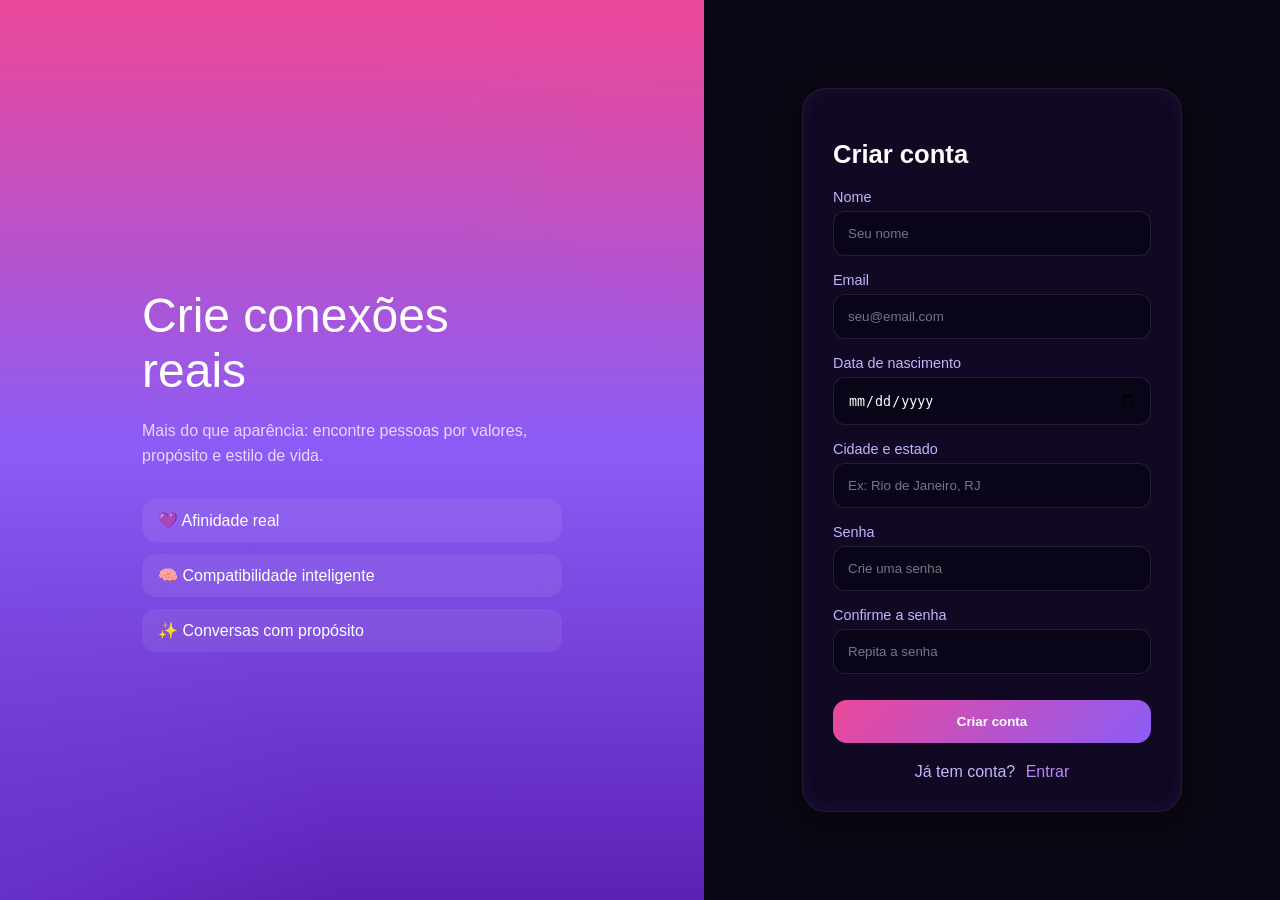
<file: perfil.html>
<!DOCTYPE html>
<html lang="pt-BR">
<head>
  <meta charset="UTF-8">
  <meta name="viewport" content="width=device-width, initial-scale=1.0">
  <title>RealConnection | Meu Perfil</title>

  <link rel="stylesheet" href="global.css">
  <link rel="stylesheet" href="app.css">
</head>
<body>

  <div class="app">

    <!-- MENU LATERAL -->
    <aside class="sidebar" id="sidebar">

      <div class="top">
        <button id="toggle" type="button" aria-label="Abrir ou fechar menu">☰</button>
      </div>

      <a href="perfil.html" class="profile perfil-menu-ativo">
        <div class="avatar"></div>
        <span class="name" id="menu-nome-usuario">Usuário</span>
      </a>

      <nav>
        <a href="explorar.html"><span>🔍</span><p>Explorar</p></a>
        <a href="matches.html"><span>❤️</span><p>Matches</p></a>
        <a href="mensagens.html"><span>💬</span><p>Mensagens</p></a>
        <a href="perfil.html" class="ativo"><span>👤</span><p>Meu perfil</p></a>
        <a href="editperfil.html"><span>⚙️</span><p>Editar perfil</p></a>
      </nav>

    </aside>

    <!-- CONTEÚDO DO PERFIL -->
    <main class="perfil-page">

      <!-- TOPO DO PERFIL -->
      <section class="perfil-topo">

        <!-- FOTO PRINCIPAL -->
        <div
          class="foto-perfil-grande"
          style="cursor: pointer;"
          onclick="document.getElementById('input-foto-principal').click();"
        >
          <img
            id="img-perfil-principal"
            src="vitor1.jpg"
            alt="Foto de perfil"
            style="width:100%; height:100%; object-fit:cover; border-radius:50%;"
          >

          <input
            type="file"
            id="input-foto-principal"
            accept="image/*"
            style="display: none;"
          >
        </div>

        <!-- DADOS PRINCIPAIS -->
        <div class="perfil-dados-principais">

          <div class="perfil-titulo-linha">
            <h1 id="perfil-nome">Carregando...</h1>
            <span class="selo-verificado">✓</span>
          </div>

          <p class="perfil-idade" id="perfil-idade">-- anos</p>
          <p class="perfil-local" id="perfil-local">📍 --</p>

          <a href="editperfil.html" class="btn-secondary">Editar informações</a>

        </div>

        <!-- STATUS DO PERFIL -->
        <div class="perfil-completo-card">
          <strong>100%</strong>
          <span>Perfil completo</span>
        </div>

      </section>

      <!-- CARDS DO PERFIL -->
      <section class="perfil-grid">

        <!-- SOBRE -->
        <article class="perfil-card perfil-card-grande">

          <div class="perfil-card-topo">
            <h2>Sobre mim</h2>
            <a href="editperfil.html">Editar</a>
          </div>

          <p id="perfil-descricao">Nenhuma descrição adicionada.</p>

        </article>

        <!-- OBJETIVO -->
        <article class="perfil-card">

          <div class="perfil-card-topo">
            <h2>Objetivo no site</h2>
            <a href="editperfil.html">Editar</a>
          </div>

          <div class="objetivo-card">
            <span>💜</span>
            <strong id="perfil-objetivo">Não informado</strong>
            <p>Busca definida no cadastro.</p>
          </div>

        </article>

        <!-- FOTOS -->
        <article class="perfil-card perfil-card-grande">

          <div class="perfil-card-topo">
            <h2>Minhas fotos</h2>
            <a href="#">Clique nas fotos para editar</a>
          </div>

          <div class="fotos-grid">

            <div
              class="foto-mini foto-container"
              style="cursor: pointer; overflow: hidden;"
              onclick="document.getElementById('input-galeria-1').click();"
            >
              <img
                id="img-galeria-1"
                src="vitor1.jpg"
                alt="Foto 1"
                style="width:100%; height:100%; object-fit:cover; border-radius:16px;"
              >

              <input
                type="file"
                id="input-galeria-1"
                accept="image/*"
                style="display: none;"
              >
            </div>

            <div
              class="foto-mini foto-container"
              style="cursor: pointer; overflow: hidden;"
              onclick="document.getElementById('input-galeria-2').click();"
            >
              <img
                id="img-galeria-2"
                src="vitor2.jpg"
                alt="Foto 2"
                style="width:100%; height:100%; object-fit:cover; border-radius:16px;"
              >

              <input
                type="file"
                id="input-galeria-2"
                accept="image/*"
                style="display: none;"
              >
            </div>

            <div
              class="foto-mini foto-container"
              style="cursor: pointer; overflow: hidden;"
              onclick="document.getElementById('input-galeria-3').click();"
            >
              <img
                id="img-galeria-3"
                src="vitor3.jpg"
                alt="Foto 3"
                style="width:100%; height:100%; object-fit:cover; border-radius:16px;"
              >

              <input
                type="file"
                id="input-galeria-3"
                accept="image/*"
                style="display: none;"
              >
            </div>

            <div
              class="foto-mini foto-container"
              style="cursor: pointer; overflow: hidden;"
              onclick="document.getElementById('input-galeria-4').click();"
            >
              <img
                id="img-galeria-4"
                src="vitor4.jpg"
                alt="Foto 4"
                style="width:100%; height:100%; object-fit:cover; border-radius:16px;"
              >

              <input
                type="file"
                id="input-galeria-4"
                accept="image/*"
                style="display: none;"
              >
            </div>

          </div>

        </article>

        <!-- INTERESSES -->
        <article class="perfil-card perfil-card-grande">

          <div class="perfil-card-topo">
            <h2>Interesses</h2>
            <a href="editperfil.html">Editar</a>
          </div>

          <div class="tags perfil-tags" id="container-interesses"></div>

        </article>

        <!-- VALORES -->
        <article class="perfil-card perfil-card-grande">

          <div class="perfil-card-topo">
            <h2>Valores importantes</h2>
            <a href="editperfil.html">Editar</a>
          </div>

          <div class="tags perfil-tags" id="container-valores"></div>

        </article>

        <!-- PREFERÊNCIAS -->
        <article class="perfil-card perfil-card-grande">

          <div class="perfil-card-topo">
            <h2>Preferência de match</h2>
            <a href="editperfil.html">Editar</a>
          </div>

          <div class="preferencias-grid">

            <div>
              <span>👤</span>
              <strong>Civil / Sexualidade</strong>
              <p id="perfil-preferencia-social">--</p>
            </div>

            <div>
              <span>📍</span>
              <strong>Estilo de vida</strong>
              <p id="perfil-preferencia-vida">--</p>
            </div>

            <div>
              <span>💬</span>
              <strong>Conversa</strong>
              <p id="perfil-preferencia-conversa">--</p>
            </div>

          </div>

        </article>

      </section>

    </main>

  </div>

  <script src="script.js"></script>

</body>
</html>
</file>
<file: global.css>
/* =========================
   CONFIGURAÇÕES GERAIS
========================= */
:root {
  --cor-fundo: #0a0714;
  --cor-texto: #ffffff;
  --cor-texto-suave: #c4b5fd;
  --cor-card: rgba(255,255,255,0.05);
  --cor-borda: rgba(255,255,255,0.08);
  --cor-rosa: #ec4899;
  --cor-roxo: #8b5cf6;
  --cor-roxo-claro: #c084fc;
  --cor-verde: #16a34a;
  --cor-vermelho: #dc2626;
}

* {
  box-sizing: border-box;
}

html {
  scroll-behavior: smooth;
}

body {
  margin: 0;
  font-family: Arial, sans-serif;
  color: var(--cor-texto);
  background:
    radial-gradient(circle at top left, rgba(236,72,153,0.18), transparent 30%),
    radial-gradient(circle at top right, rgba(139,92,246,0.18), transparent 30%),
    var(--cor-fundo);
}

/* =========================
   LINKS
========================= */
a {
  color: inherit;
}

/* =========================
   BOTÕES GERAIS
========================= */
.btn-primary,
.botao-principal {
  display: inline-block;
  padding: 14px 22px;
  border-radius: 14px;
  border: none;

  background: linear-gradient(135deg, var(--cor-rosa), var(--cor-roxo));
  color: #ffffff;

  text-decoration: none;
  font-weight: 600;
  cursor: pointer;
  transition: 0.2s;
}

.btn-primary:hover,
.botao-principal:hover {
  transform: translateY(-2px);
  box-shadow: 0 10px 30px rgba(168,85,247,0.4);
}

.btn-secondary,
.botao-secundario {
  display: inline-block;
  margin-top: 14px;
  padding: 10px 16px;
  border-radius: 12px;

  background: rgba(255,255,255,0.08);
  color: #dddddd;

  text-decoration: none;
  font-size: 0.9rem;
  transition: 0.2s;
}

.btn-secondary:hover,
.botao-secundario:hover {
  background: rgba(255,255,255,0.14);
}

.btn-primary.full,
.botao-principal.completo {
  width: 100%;
  margin-top: 10px;
}

/* =========================
   CARDS GERAIS
========================= */
.card {
  background: var(--cor-card);
  padding: 24px;
  border-radius: 22px;
  border: 1px solid var(--cor-borda);
  backdrop-filter: blur(14px);
  transition: 0.25s;
}

.card:hover {
  transform: translateY(-6px);
  box-shadow: 0 20px 50px rgba(0,0,0,0.4);
}

.card h3 {
  margin-bottom: 10px;
}

.card p {
  color: var(--cor-texto-suave);
}

/* =========================
   TAGS GERAIS
========================= */
.tags span,
.interesses span {
  display: inline-block;
  background: rgba(255,255,255,0.1);
  padding: 8px 12px;
  border-radius: 999px;
  margin: 0 8px 8px 0;
}

/* =========================
   IMAGENS E MÍDIA
========================= */
img {
  max-width: 100%;
  display: block;
}

/* =========================
   UTILITÁRIOS SIMPLES
========================= */
.texto-suave {
  color: var(--cor-texto-suave);
}

.esconder {
  display: none;
}
</file>
<file: home.css>
/* =========================
   PÁGINA INICIAL
========================= */
.pagina {
  max-width: 1200px;
  margin: 0 auto;
  padding: 32px 24px 80px;
}

/* =========================
   BARRA DE NAVEGAÇÃO
========================= */
.navbar,
.barra-navegacao {
  display: flex;
  align-items: center;
  justify-content: space-between;
  margin-bottom: 60px;
}

.logo {
  font-weight: 700;
  font-size: 1.2rem;
  color: #ffffff;
}

.nav-links,
.links-menu {
  display: flex;
  gap: 20px;
}

.nav-links a,
.links-menu a {
  color: var(--cor-texto-suave);
  text-decoration: none;
  font-size: 0.95rem;
  transition: 0.2s;
}

.nav-links a:hover,
.links-menu a:hover {
  color: #ffffff;
}

/* =========================
   PARTE PRINCIPAL DA HOME
========================= */
.hero,
.parte-principal {
  display: grid;
  grid-template-columns: 1.1fr 0.9fr;
  gap: 40px;
  align-items: center;
  margin-bottom: 80px;
}

.hero-text h1,
.texto-principal h1 {
  font-size: 3.2rem;
  margin-bottom: 20px;
  line-height: 1.1;
}

.hero-text p,
.texto-principal p {
  color: var(--cor-texto-suave);
  margin-bottom: 30px;
  max-width: 520px;
}

.hero-card,
.card-principal {
  background: var(--cor-card);
  padding: 28px;
  border-radius: 24px;
  border: 1px solid var(--cor-borda);
  backdrop-filter: blur(16px);
  box-shadow: 0 20px 60px rgba(0,0,0,0.4);

  display: flex;
  flex-direction: column;
  gap: 16px;
}

/* =========================
   BLOCOS DA PÁGINA
========================= */
.secao,
.bloco {
  margin-bottom: 80px;
}

.secao h2,
.bloco h2 {
  font-size: 2rem;
  margin-bottom: 30px;
}

/* =========================
   GRADES DA HOME
========================= */
.grid-3,
.grade-3 {
  display: grid;
  grid-template-columns: repeat(3, 1fr);
  gap: 24px;
}

.grid-2,
.grade-2 {
  display: grid;
  grid-template-columns: repeat(2, 1fr);
  gap: 24px;
}

/* =========================
   DEPOIMENTOS
========================= */
.depoimentos {
  display: grid;
  grid-template-columns: repeat(2, 1fr);
  gap: 24px;
}

/* =========================
   CHAMADA FINAL
========================= */
.cta-final,
.chamada-final {
  text-align: center;
  padding: 60px 20px;
  border-radius: 28px;

  background:
    radial-gradient(circle at top, rgba(236,72,153,0.2), transparent 40%),
    linear-gradient(180deg, #1a0b2e, #0a0714);
}

.cta-final h2,
.chamada-final h2 {
  font-size: 2.4rem;
  margin-bottom: 16px;
}

.cta-final p,
.chamada-final p {
  color: var(--cor-texto-suave);
  margin-bottom: 24px;
}

/* =========================
   RODAPÉ
========================= */
.footer,
.rodape {
  margin-top: 60px;
  padding-top: 20px;
  border-top: 1px solid var(--cor-borda);

  display: flex;
  justify-content: space-between;
  color: var(--cor-texto-suave);
  font-size: 0.9rem;
}

.footer a,
.rodape a {
  color: var(--cor-roxo-claro);
  text-decoration: none;
}

/* =========================
   RESPONSIVO DA HOME
========================= */
@media (max-width: 900px) {
  .hero,
  .parte-principal,
  .grid-3,
  .grade-3,
  .grid-2,
  .grade-2,
  .depoimentos {
    grid-template-columns: 1fr;
  }

  .hero-text h1,
  .texto-principal h1 {
    font-size: 2.4rem;
  }
}

@media (max-width: 600px) {
  .pagina {
    padding: 24px 18px 60px;
  }

  .navbar,
  .barra-navegacao,
  .footer,
  .rodape {
    flex-direction: column;
    gap: 16px;
    align-items: flex-start;
  }

  .nav-links,
  .links-menu {
    flex-wrap: wrap;
  }

  .cta-final h2,
  .chamada-final h2 {
    font-size: 1.8rem;
  }
}
</file>
<file: cadastro.css>
/* =========================
   PÁGINA DE CADASTRO
========================= */
.cadastro-page {
  display: grid;
  grid-template-columns: 1.1fr 0.9fr;
  min-height: 100vh;
}

/* =========================
   LADO ESQUERDO DO CADASTRO
========================= */
.lado-info {
  display: flex;
  align-items: center;
  justify-content: center;
  padding: 60px;
  position: relative;

  background:
    radial-gradient(circle at top right, rgba(236,72,153,0.25), transparent 30%),
    radial-gradient(circle at bottom left, rgba(139,92,246,0.25), transparent 30%),
    linear-gradient(180deg, var(--cor-rosa) 0%, var(--cor-roxo) 50%, #5b21b6 100%);
}

.info-conteudo {
  max-width: 420px;
}

.info-conteudo h1 {
  font-size: 3rem;
  font-weight: 500;
  color: #ffffff;
  margin-bottom: 20px;
}

.info-conteudo p {
  color: #e9d5ff;
  margin-bottom: 30px;
  line-height: 1.6;
}

.lista-destaques {
  display: flex;
  flex-direction: column;
  gap: 12px;
}

.lista-destaques div {
  background: rgba(255,255,255,0.08);
  padding: 12px 16px;
  border-radius: 14px;
  backdrop-filter: blur(10px);
}

/* =========================
   LADO DIREITO DO CADASTRO
========================= */
.lado-formulario {
  display: flex;
  align-items: center;
  justify-content: center;
  padding: 40px;
  background: var(--cor-fundo);
}

.card-formulario {
  width: 100%;
  max-width: 380px;
  padding: 30px;
  border-radius: 24px;

  background: rgba(20, 10, 40, 0.75);
  border: 1px solid var(--cor-borda);
  backdrop-filter: blur(16px);

  box-shadow:
    0 10px 40px rgba(0,0,0,0.5),
    inset 0 0 20px rgba(168,85,247,0.08);

  transition: 0.3s;
}

.card-formulario:hover {
  transform: translateY(-4px);
}

.card-formulario h2 {
  font-size: 1.6rem;
  margin-bottom: 20px;
  color: #ffffff;
}

/* =========================
   CAMPOS DO FORMULÁRIO
========================= */
.grupo-input {
  display: flex;
  flex-direction: column;
  margin-bottom: 16px;
}

.grupo-input label {
  font-size: 0.9rem;
  color: var(--cor-texto-suave);
  margin-bottom: 6px;
}

.grupo-input input {
  padding: 14px;
  border-radius: 12px;
  border: 1px solid rgba(255,255,255,0.1);
  background: rgba(10, 5, 25, 0.9);
  color: #ffffff;
  outline: none;
  transition: 0.2s;
}

.grupo-input input::placeholder {
  color: rgba(255,255,255,0.45);
}

.grupo-input input:focus {
  border-color: #a855f7;
  box-shadow: 0 0 0 2px rgba(168,85,247,0.3);
}

/* =========================
   RODAPÉ DO FORMULÁRIO
========================= */
.rodape-form {
  margin-top: 20px;
  text-align: center;
  color: var(--cor-texto-suave);
}

.rodape-form a {
  color: var(--cor-roxo-claro);
  text-decoration: none;
  margin-left: 6px;
}

.rodape-form a:hover {
  text-decoration: underline;
}

/* =========================
   RESPONSIVO DO CADASTRO
========================= */
@media (max-width: 900px) {
  .cadastro-page {
    grid-template-columns: 1fr;
  }

  .lado-info {
    padding: 40px 20px;
    text-align: center;
  }

  .lado-formulario {
    padding: 30px 20px;
  }
}

@media (max-width: 600px) {
  .info-conteudo h1 {
    font-size: 2.2rem;
  }

  .card-formulario {
    padding: 24px;
  }
}
</file>
<file: style-editperfil.css>
/* =========================
   CONFIGURAÇÕES GERAIS
========================= */
:root {
  --cor-fundo: #0a0714;
  --cor-texto: #ffffff;
  --cor-texto-suave: #c4b5fd;
  --cor-card: rgba(20, 10, 40, 0.78);
  --cor-borda: rgba(255,255,255,0.08);
  --cor-campo: rgba(10, 5, 25, 0.9);
  --cor-rosa: #ec4899;
  --cor-roxo: #8b5cf6;
}

* {
  box-sizing: border-box;
}

/* =========================
   CORPO DA PÁGINA
========================= */
body {
  margin: 0;
  min-height: 100vh;
  font-family: Arial, sans-serif;
  color: var(--cor-texto);
  background:
    radial-gradient(circle at top left, rgba(236,72,153,0.18), transparent 30%),
    radial-gradient(circle at top right, rgba(139,92,246,0.18), transparent 30%),
    var(--cor-fundo);

  display: flex;
  align-items: center;
  justify-content: center;
  padding: 24px;
}

/* =========================
   CAIXA DO FORMULÁRIO
========================= */
.form-container {
  width: 100%;
  max-width: 560px;
  padding: 30px;
  border-radius: 24px;

  background: var(--cor-card);
  border: 1px solid var(--cor-borda);
  box-shadow: 0 20px 60px rgba(0,0,0,0.4);
  backdrop-filter: blur(16px);
}

/* =========================
   TOPO COM BOTÕES E PROGRESSO
========================= */
.top-bar {
  display: flex;
  align-items: center;
  gap: 10px;
  margin-bottom: 30px;
}

/* =========================
   BARRA DE PROGRESSO
========================= */
.progress {
  flex: 1;
  height: 6px;
  background: rgba(255,255,255,0.12);
  border-radius: 999px;
  overflow: hidden;
}

.progress-fill {
  height: 100%;
  width: 0%;
  background: linear-gradient(135deg, var(--cor-rosa), var(--cor-roxo));
  transition: width 0.3s ease;
}

/* =========================
   BOTÕES DE VOLTAR E AVANÇAR
========================= */
#prev,
#next {
  width: 42px;
  height: 42px;
  border-radius: 50%;
  border: none;

  background: rgba(255,255,255,0.08);
  color: var(--cor-texto);

  cursor: pointer;
  transition: 0.2s;
}

#prev:hover,
#next:hover {
  background: rgba(255,255,255,0.14);
  transform: translateY(-1px);
}

/* =========================
   PERGUNTAS DO FORMULÁRIO
========================= */
.steps {
  width: 100%;
}

.step {
  display: none;
}

.step.active {
  display: block;
}

.step h2 {
  font-size: 1.55rem;
  margin: 0 0 20px;
  line-height: 1.3;
}

/* =========================
   CAMPOS DE RESPOSTA
========================= */
.step input,
.step select,
.step textarea {
  width: 100%;
  padding: 14px;
  border-radius: 12px;

  border: 1px solid rgba(255,255,255,0.1);
  background: var(--cor-campo);
  color: var(--cor-texto);

  font-family: Arial, sans-serif;
  font-size: 1rem;

  outline: none;
  transition: 0.2s;
}

.step input::placeholder,
.step textarea::placeholder {
  color: rgba(255,255,255,0.45);
}

.step input:focus,
.step select:focus,
.step textarea:focus {
  border-color: #a855f7;
  box-shadow: 0 0 0 2px rgba(168,85,247,0.3);
}

.step select {
  cursor: pointer;
}

.step select option {
  background: #12091f;
  color: #ffffff;
}

.step textarea {
  min-height: 120px;
  resize: vertical;
}

/* =========================
   OPÇÕES EM BOTÕES
========================= */
.opcoes-container {
  width: 100%;
}

.opcoes-grid {
  max-height: 330px;
  overflow-y: auto;
  padding-right: 10px;

  display: grid;
  grid-template-columns: 1fr 1fr;
  gap: 18px 28px;
}

.opcoes-grid::-webkit-scrollbar {
  width: 8px;
}

.opcoes-grid::-webkit-scrollbar-track {
  background: rgba(255,255,255,0.12);
  border-radius: 999px;
}

.opcoes-grid::-webkit-scrollbar-thumb {
  background: rgba(255,255,255,0.75);
  border-radius: 999px;
}

.opcao-btn {
  width: 100%;
  padding: 8px 14px;
  border-radius: 999px;
  border: none;

  background: linear-gradient(135deg, var(--cor-rosa), var(--cor-roxo));
  color: #ffffff;

  font-size: 1rem;
  font-weight: 600;
  cursor: pointer;

  transition: 0.2s;
}

.opcao-btn:hover {
  transform: translateY(-1px);
  box-shadow: 0 8px 22px rgba(168,85,247,0.35);
}

.opcao-btn.selecionado {
  background: linear-gradient(135deg, #22c55e, #16a34a);
  box-shadow: 0 0 0 2px rgba(255,255,255,0.25);
}

.contador-opcoes {
  margin-top: 24px;

  display: flex;
  justify-content: space-between;
  align-items: center;

  color: var(--cor-texto);
  font-size: 1rem;
}

.campo-outros {
  display: none;
  margin-top: 20px;
}

.campo-outros.mostrar {
  display: block;
}

/* =========================
   BOTÃO FINAL
========================= */
.btn-finalizar {
  width: 100%;
  margin-top: 22px;
  padding: 14px 18px;
  border: none;
  border-radius: 14px;

  background: linear-gradient(135deg, var(--cor-rosa), var(--cor-roxo));
  color: #ffffff;

  font-size: 1rem;
  font-weight: 600;
  cursor: pointer;
  transition: 0.2s;
}

.btn-finalizar:hover {
  transform: translateY(-2px);
  box-shadow: 0 10px 30px rgba(168,85,247,0.4);
}

/* =========================
   RESPONSIVO
========================= */
@media (max-width: 600px) {
  body {
    padding: 16px;
  }

  .form-container {
    padding: 22px;
  }

  .step h2 {
    font-size: 1.3rem;
  }

  #prev,
  #next {
    width: 38px;
    height: 38px;
  }

  .step input,
  .step select,
  .step textarea {
    font-size: 0.95rem;
  }

  .opcoes-grid {
    grid-template-columns: 1fr;
    gap: 14px;
  }
}
</file>
<file: app.css>
/* =========================
   BASE DAS TELAS INTERNAS
========================= */
.app,
.tela-app {
  display: flex;
  min-height: 100vh;

  background:
    linear-gradient(rgba(5,5,20,0.9), rgba(5,5,20,0.95)),
    linear-gradient(120deg, #3b82f6, var(--cor-roxo));
}

/* =========================
   MENU LATERAL
========================= */
.sidebar,
.menu-lateral {
  width: 220px;
  min-height: 100vh;
  padding: 20px;

  background: rgba(0,0,0,0.4);
  backdrop-filter: blur(10px);

  transition: 0.3s;
}

.sidebar.collapsed,
.menu-lateral.fechado {
  width: 70px;
}

.top {
  margin-bottom: 20px;
}

#toggle,
#abrir-menu {
  border: none;
  background: rgba(255,255,255,0.08);
  color: #ffffff;

  padding: 8px 10px;
  border-radius: 10px;

  cursor: pointer;
  transition: 0.2s;
}

#toggle:hover,
#abrir-menu:hover {
  background: rgba(255,255,255,0.14);
}

/* =========================
   PERFIL NO MENU
========================= */
.profile,
.perfil-usuario {
  display: flex;
  align-items: center;
  gap: 10px;

  text-decoration: none;
  color: #ffffff;

  padding: 10px;
  border-radius: 16px;
  margin-bottom: 22px;

  transition: 0.2s;
}

.profile:hover,
.perfil-usuario:hover,
.perfil-menu-ativo {
  background: rgba(255,255,255,0.08);
}

.avatar,
.foto-usuario {
  width: 40px;
  height: 40px;
  flex-shrink: 0;

  border-radius: 50%;
  background: linear-gradient(135deg, var(--cor-rosa), var(--cor-roxo));
}

/* =========================
   LINKS DO MENU
========================= */
.sidebar nav a,
.menu-lateral nav a {
  display: flex;
  align-items: center;
  gap: 10px;

  margin: 15px 0;
  padding: 10px;

  border-radius: 14px;

  text-decoration: none;
  color: #ffffff;

  transition: 0.2s;
}

.sidebar nav a:hover,
.menu-lateral nav a:hover,
.sidebar nav a.ativo,
.menu-lateral nav a.ativo {
  background: rgba(255,255,255,0.08);
  color: var(--cor-roxo-claro);
}

.sidebar nav a p,
.menu-lateral nav a p {
  margin: 0;
}

.sidebar.collapsed p,
.menu-lateral.fechado p,
.sidebar.collapsed .name,
.menu-lateral.fechado .nome {
  display: none;
}

.sidebar.collapsed .profile,
.menu-lateral.fechado .perfil-usuario,
.sidebar.collapsed nav a,
.menu-lateral.fechado nav a {
  justify-content: center;
}

/* =========================
   CONTEÚDO DA LOBBY
========================= */
.content,
.conteudo {
  flex: 1;

  display: grid;
  grid-template-columns: 1fr 1fr;
  gap: 30px;

  padding: 30px;
}

.info,
.informacoes {
  background: var(--cor-card);
  padding: 20px;
  border-radius: 20px;
  border: 1px solid var(--cor-borda);
  backdrop-filter: blur(14px);
}

.bio,
.biografia {
  color: #cccccc;
  line-height: 1.6;
}

/* =========================
   INFORMAÇÕES DO PERFIL NA LOBBY
========================= */
.grid-info,
.grade-informacoes {
  display: grid;
  grid-template-columns: 1fr 1fr;
  gap: 10px;
}

.grid-info div,
.grade-informacoes div {
  background: var(--cor-card);
  padding: 10px;
  border-radius: 10px;
}

.grid-info strong,
.grade-informacoes strong {
  display: block;
  margin-bottom: 4px;
}

.grid-info span,
.grade-informacoes span {
  color: #dddddd;
}

/* =========================
   CARD DO PERFIL NA LOBBY
========================= */
.perfil {
  width: 100%;
  max-width: 460px;
  justify-self: center;

  display: flex;
  flex-direction: column;
  align-items: center;
}

.foto {
  width: 100%;
  height: 620px;
  max-height: 72vh;

  padding: 3px;
  border-radius: 28px;
  overflow: hidden;
  position: relative;

  background: linear-gradient(135deg, var(--cor-rosa), var(--cor-roxo), #5b8cff);
  box-shadow:
    0 20px 50px rgba(0,0,0,0.45),
    0 0 25px rgba(168,85,247,0.18);
}

.foto-perfil-lobby {
  width: 100%;
  height: 100%;
  object-fit: cover;
  object-position: center;
  display: block;

  border-radius: 25px;
}

.compatibilidade {
  position: absolute;
  top: 16px;
  right: 16px;
  z-index: 2;

  background: rgba(0,0,0,0.65);
  padding: 10px 14px;
  border-radius: 14px;

  text-align: center;
  backdrop-filter: blur(10px);
  border: 1px solid rgba(255,255,255,0.12);
}

.compatibilidade strong {
  font-size: 1.2rem;
  display: block;
}

.compatibilidade span {
  font-size: 0.75rem;
  color: #cccccc;
}

.perfil-info {
  width: 100%;
  margin-top: 18px;
  text-align: center;
}

.perfil-info h2 {
  margin: 0;
}

.perfil-info p {
  margin: 6px 0 0;
  color: var(--cor-texto-suave);
}

/* =========================
   AFINIDADE
========================= */
.afinidade {
  width: 100%;
  margin-top: 20px;
  padding: 16px;
  border-radius: 16px;

  background: var(--cor-card);
  border: 1px solid var(--cor-borda);
  text-align: center;
}

.afinidade strong {
  color: var(--cor-roxo-claro);
}

.afinidade p {
  margin: 6px 0;
}

/* =========================
   BOTÕES DO PERFIL
========================= */
.actions,
.acoes {
  margin-top: 20px;

  display: flex;
  justify-content: center;
  gap: 15px;
}

.actions button,
.acoes button {
  width: 50px;
  height: 50px;
  border-radius: 50%;
  border: none;

  cursor: pointer;
  color: #ffffff;
  font-size: 1.1rem;

  transition: 0.2s;
}

.actions button:hover,
.acoes button:hover {
  transform: translateY(-2px);
}

.like,
.curtir {
  background: var(--cor-verde);
}

.no,
.recusar {
  background: var(--cor-vermelho);
}

.fav,
.favorito {
  background: #7e22ce;
}

/* =========================
   PÁGINA MEU PERFIL
========================= */
.perfil-page {
  flex: 1;
  padding: 30px;
}

.perfil-topo {
  display: grid;
  grid-template-columns: auto 1fr auto;
  gap: 24px;
  align-items: center;

  padding: 28px;
  margin-bottom: 24px;

  border-radius: 24px;
  background: rgba(255,255,255,0.05);
  border: 1px solid var(--cor-borda);
  backdrop-filter: blur(14px);
}

.foto-perfil-grande {
  width: 150px;
  height: 150px;
  border-radius: 50%;

  display: flex;
  align-items: center;
  justify-content: center;

  background: linear-gradient(135deg, var(--cor-rosa), var(--cor-roxo));
  border: 4px solid rgba(255,255,255,0.12);

  color: #ffffff;
  font-size: 4rem;
  font-weight: 700;

  overflow: hidden;
}

.perfil-dados-principais {
  display: flex;
  flex-direction: column;
  gap: 8px;
}

.perfil-titulo-linha {
  display: flex;
  align-items: center;
  gap: 12px;
}

.perfil-titulo-linha h1 {
  margin: 0;
  font-size: 2rem;
}

.selo-verificado {
  width: 28px;
  height: 28px;
  border-radius: 50%;

  display: flex;
  align-items: center;
  justify-content: center;

  background: linear-gradient(135deg, var(--cor-rosa), var(--cor-roxo));
  color: #ffffff;
  font-weight: 700;
}

.perfil-idade,
.perfil-local {
  margin: 0;
  color: var(--cor-texto-suave);
}

.perfil-completo-card {
  min-width: 120px;
  padding: 18px;
  border-radius: 18px;

  text-align: center;
  background: linear-gradient(135deg, rgba(236,72,153,0.45), rgba(139,92,246,0.45));
  border: 1px solid rgba(255,255,255,0.12);
}

.perfil-completo-card strong {
  display: block;
  font-size: 2rem;
}

.perfil-completo-card span {
  color: #e9d5ff;
  font-size: 0.9rem;
}

/* =========================
   CARDS DO MEU PERFIL
========================= */
.perfil-grid {
  display: grid;
  grid-template-columns: 1.4fr 0.8fr;
  gap: 24px;
}

.perfil-card {
  padding: 24px;
  border-radius: 24px;

  background: rgba(255,255,255,0.05);
  border: 1px solid var(--cor-borda);
  backdrop-filter: blur(14px);
}

.perfil-card-grande {
  grid-column: span 1;
}

.perfil-card-topo {
  display: flex;
  align-items: center;
  justify-content: space-between;
  margin-bottom: 18px;
}

.perfil-card-topo h2 {
  margin: 0;
  font-size: 1.2rem;
}

.perfil-card-topo a {
  color: var(--cor-roxo-claro);
  text-decoration: none;
  font-size: 0.95rem;
}

.perfil-card p {
  color: var(--cor-texto-suave);
  line-height: 1.6;
}

/* =========================
   OBJETIVO DO PERFIL
========================= */
.objetivo-card {
  text-align: center;
}

.objetivo-card span {
  display: inline-flex;
  align-items: center;
  justify-content: center;

  width: 56px;
  height: 56px;
  margin-bottom: 14px;

  border-radius: 50%;
  background: rgba(139,92,246,0.25);
  font-size: 1.6rem;
}

.objetivo-card strong {
  display: block;
  margin-bottom: 8px;
}

/* =========================
   FOTOS DO PERFIL
========================= */
.fotos-grid {
  display: grid;
  grid-template-columns: repeat(4, 1fr);
  gap: 16px;
}

.foto-mini {
  height: 110px;
  border-radius: 16px;

  display: flex;
  align-items: center;
  justify-content: center;

  background: linear-gradient(135deg, var(--cor-rosa), var(--cor-roxo));
  color: #ffffff;
  font-size: 2rem;
  font-weight: 700;

  overflow: hidden;
}

.foto-mini:not(:first-child) {
  background: rgba(255,255,255,0.06);
  border: 2px dashed rgba(255,255,255,0.18);
  color: var(--cor-roxo-claro);
}

.foto-container {
  cursor: pointer;
  position: relative;
}

.foto-container img {
  width: 100%;
  height: 100%;
  object-fit: cover;
}

/* =========================
   TAGS DO PERFIL
========================= */
.perfil-tags {
  display: flex;
  flex-wrap: wrap;
  gap: 10px;
}

.perfil-tags span {
  margin: 0;
  background: rgba(139,92,246,0.22);
  border: 1px solid rgba(255,255,255,0.08);
}

/* =========================
   PREFERÊNCIAS
========================= */
.preferencias-grid {
  display: grid;
  grid-template-columns: repeat(3, 1fr);
  gap: 18px;
}

.preferencias-grid div {
  padding: 16px;
  border-radius: 16px;
  background: rgba(255,255,255,0.05);
}

.preferencias-grid span {
  font-size: 1.5rem;
}

.preferencias-grid strong {
  display: block;
  margin-top: 8px;
}

.preferencias-grid p {
  margin: 6px 0 0;
}

/* =========================
   PÁGINA EXPLORAR
========================= */
.explorar-page {
  flex: 1;
  padding: 30px;
}

.explorar-hero {
  padding: 34px;
  margin-bottom: 24px;

  border-radius: 28px;
  background:
    radial-gradient(circle at top right, rgba(236,72,153,0.20), transparent 35%),
    radial-gradient(circle at bottom left, rgba(139,92,246,0.22), transparent 35%),
    rgba(255,255,255,0.05);

  border: 1px solid var(--cor-borda);
  backdrop-filter: blur(14px);
}

.explorar-label {
  display: inline-block;
  margin-bottom: 12px;
  padding: 8px 12px;
  border-radius: 999px;

  background: rgba(139,92,246,0.20);
  color: var(--cor-roxo-claro);
  font-size: 0.9rem;
  font-weight: 600;
}

.explorar-hero h1 {
  max-width: 760px;
  margin: 0 0 14px;
  font-size: 2.4rem;
  line-height: 1.15;
}

.explorar-hero p {
  max-width: 680px;
  margin: 0;
  color: var(--cor-texto-suave);
  line-height: 1.6;
}

.explorar-grid {
  display: grid;
  grid-template-columns: repeat(2, 1fr);
  gap: 24px;
}

.explorar-card {
  padding: 26px;
  border-radius: 24px;

  background: rgba(255,255,255,0.05);
  border: 1px solid var(--cor-borda);
  backdrop-filter: blur(14px);

  transition: 0.25s;
}

.explorar-card:hover {
  transform: translateY(-4px);
  box-shadow: 0 20px 45px rgba(0,0,0,0.35);
}

.explorar-icone {
  width: 54px;
  height: 54px;
  margin-bottom: 16px;

  display: flex;
  align-items: center;
  justify-content: center;

  border-radius: 18px;
  background: linear-gradient(135deg, var(--cor-rosa), var(--cor-roxo));

  font-size: 1.5rem;
}

.explorar-card h2 {
  margin: 0 0 10px;
  font-size: 1.3rem;
}

.explorar-card p {
  color: var(--cor-texto-suave);
  line-height: 1.6;
}

/* =========================
   RESPONSIVO DO PERFIL
========================= */
@media (max-width: 1000px) {
  .perfil-topo {
    grid-template-columns: 1fr;
    text-align: center;
  }

  .foto-perfil-grande {
    margin: 0 auto;
  }

  .perfil-titulo-linha {
    justify-content: center;
  }

  .perfil-grid {
    grid-template-columns: 1fr;
  }

  .perfil-completo-card {
    width: 100%;
  }
}

/* =========================
   RESPONSIVO DAS TELAS INTERNAS
========================= */
@media (max-width: 700px) {
  .app,
  .tela-app {
    flex-direction: column;
  }

  .content > .perfil {
    order: 1;
  }

  .content > .info {
    order: 2;
  }

  .sidebar,
  .menu-lateral,
  .sidebar.collapsed,
  .menu-lateral.fechado {
    width: 100%;
    min-height: auto;
  }

  .sidebar nav,
  .menu-lateral nav {
    display: flex;
    flex-wrap: wrap;
    gap: 8px;
  }

  .sidebar nav a,
  .menu-lateral nav a {
    margin: 0;
  }

  .content,
  .conteudo {
    grid-template-columns: 1fr;
    padding: 20px;
  }

  .grid-info,
  .grade-informacoes {
    grid-template-columns: 1fr;
  }

  .actions,
  .acoes {
    flex-wrap: wrap;
    justify-content: center;
  }

  .perfil-page {
    padding: 20px;
  }

  .perfil-topo,
  .perfil-card {
    padding: 20px;
  }

  .foto-perfil-grande {
    width: 120px;
    height: 120px;
    font-size: 3rem;
  }

  .perfil-titulo-linha h1 {
    font-size: 1.5rem;
  }

  .fotos-grid,
  .preferencias-grid {
    grid-template-columns: 1fr 1fr;
  }

  .explorar-page {
    padding: 20px;
  }

  .explorar-hero {
    padding: 24px;
  }

  .explorar-hero h1 {
    font-size: 1.8rem;
  }

  .explorar-grid {
    grid-template-columns: 1fr;
  }
}
</file>
<file: explorar.css>
/* =========================
   PÁGINA EXPLORAR
========================= */
.explorar-page {
  flex: 1;
  padding: 30px;
  min-width: 0;
}

/* =========================
   TOPO DA EXPLORAÇÃO
========================= */
.explorar-hero {
  padding: 34px;
  margin-bottom: 22px;

  border-radius: 28px;
  background:
    radial-gradient(circle at top right, rgba(236,72,153,0.20), transparent 35%),
    radial-gradient(circle at bottom left, rgba(139,92,246,0.22), transparent 35%),
    rgba(255,255,255,0.05);

  border: 1px solid var(--cor-borda);
  backdrop-filter: blur(14px);
  box-shadow: 0 20px 50px rgba(0,0,0,0.25);
}

.explorar-label {
  display: inline-block;
  margin-bottom: 12px;
  padding: 8px 12px;
  border-radius: 999px;

  background: rgba(139,92,246,0.20);
  color: var(--cor-roxo-claro);

  font-size: 0.9rem;
  font-weight: 700;
}

.explorar-hero h1 {
  max-width: 760px;
  margin: 0 0 14px;

  font-size: 2.4rem;
  line-height: 1.15;
}

.explorar-hero p {
  max-width: 720px;
  margin: 0 0 22px;

  color: var(--cor-texto-suave);
  line-height: 1.6;
}

/* =========================
   BARRA DE BUSCA
========================= */
.barra-busca {
  max-width: 620px;
}

.barra-busca input {
  width: 100%;
  padding: 15px 18px;

  border-radius: 999px;
  border: 1px solid rgba(255,255,255,0.10);

  background: rgba(10, 5, 25, 0.72);
  color: var(--cor-texto);

  outline: none;
  transition: 0.2s;
}

.barra-busca input::placeholder {
  color: rgba(255,255,255,0.45);
}

.barra-busca input:focus {
  border-color: var(--cor-roxo);
  box-shadow: 0 0 0 2px rgba(139,92,246,0.25);
}

/* =========================
   FILTROS
========================= */
.filtros-explorar {
  display: flex;
  flex-wrap: wrap;
  gap: 12px;

  margin-bottom: 24px;
}

.filtro {
  padding: 10px 14px;

  border: 1px solid rgba(255,255,255,0.10);
  border-radius: 999px;

  background: rgba(255,255,255,0.05);
  color: var(--cor-texto-suave);

  cursor: pointer;
  transition: 0.2s;
}

.filtro:hover,
.filtro.ativo {
  background: linear-gradient(135deg, var(--cor-rosa), var(--cor-roxo));
  color: #ffffff;
  border-color: transparent;
}

/* =========================
   GRID DE CARDS
========================= */
.cards-explorar {
  display: grid;
  grid-template-columns: repeat(4, 1fr);
  gap: 24px;
}

/* =========================
   CARD DE PESSOA
========================= */
.explorar-card {
  overflow: hidden;

  border-radius: 26px;
  background: rgba(255,255,255,0.05);
  border: 1px solid var(--cor-borda);
  backdrop-filter: blur(14px);

  box-shadow: 0 20px 45px rgba(0,0,0,0.24);
  transition: 0.25s;
}

.explorar-card:hover {
  transform: translateY(-5px);
  box-shadow: 0 25px 60px rgba(0,0,0,0.38);
}

.foto-card {
  height: 280px;
  position: relative;

  overflow: hidden;
  background: linear-gradient(135deg, var(--cor-rosa), var(--cor-roxo));
}

.foto-card img {
  width: 100%;
  height: 100%;
  object-fit: cover;
}

.placeholder-card {
  display: flex;
  align-items: center;
  justify-content: center;
}

.placeholder-card > span:first-child {
  color: #ffffff;
  font-size: 5rem;
  font-weight: 800;
}

.compatibilidade-card {
  position: absolute;
  top: 14px;
  right: 14px;

  padding: 8px 10px;
  border-radius: 999px;

  background: rgba(0,0,0,0.65);
  border: 1px solid rgba(255,255,255,0.14);
  color: #ffffff;

  font-size: 0.85rem;
  font-weight: 800;
  backdrop-filter: blur(10px);
}

.conteudo-card {
  padding: 20px;
}

.card-topo {
  display: flex;
  align-items: flex-start;
  justify-content: space-between;
  gap: 12px;

  margin-bottom: 12px;
}

.card-topo h2 {
  margin: 0 0 4px;
  font-size: 1.25rem;
}

.card-topo p {
  margin: 0;
  color: var(--cor-texto-suave);
  font-size: 0.9rem;
}

.status-online {
  padding: 6px 9px;
  border-radius: 999px;

  background: rgba(22,163,74,0.18);
  color: #86efac;

  font-size: 0.75rem;
  font-weight: 700;
  white-space: nowrap;
}

.descricao-card {
  margin: 0 0 14px;

  color: var(--cor-texto-suave);
  line-height: 1.5;
  font-size: 0.95rem;
}

.conteudo-card .tags {
  margin-bottom: 14px;
}

/* =========================
   RESPONSIVO
========================= */
@media (max-width: 1200px) {
  .cards-explorar {
    grid-template-columns: repeat(3, 1fr);
  }
}

@media (max-width: 900px) {
  .cards-explorar {
    grid-template-columns: repeat(2, 1fr);
  }

  .explorar-hero h1 {
    font-size: 2rem;
  }
}

@media (max-width: 700px) {
  .explorar-page {
    padding: 20px;
  }

  .explorar-hero {
    padding: 24px;
  }

  .explorar-hero h1 {
    font-size: 1.75rem;
  }

  .cards-explorar {
    grid-template-columns: 1fr;
  }

  .foto-card {
    height: 340px;
  }
}
</file>
<file: mensagens.css>
/* =========================
   PÁGINA DE MENSAGENS
========================= */
.mensagens-page {
  flex: 1;
  display: grid;
  grid-template-columns: 360px 1fr;
  gap: 24px;
  padding: 24px;
  min-height: 100vh;
}

/* =========================
   PAINÉIS PRINCIPAIS
========================= */
.painel-conversas,
.painel-chat {
  background: rgba(255,255,255,0.05);
  border: 1px solid var(--cor-borda);
  border-radius: 24px;
  backdrop-filter: blur(14px);
  box-shadow: 0 20px 50px rgba(0,0,0,0.25);
}

/* =========================
   PAINEL DA LISTA DE CONVERSAS
========================= */
.painel-conversas {
  padding: 26px;
}

.mensagens-label {
  display: inline-block;
  padding: 8px 14px;
  margin-bottom: 14px;
  border-radius: 999px;

  background: rgba(139,92,246,0.25);
  color: var(--cor-roxo-claro);

  font-weight: 700;
  font-size: 0.9rem;
}

.painel-conversas h1 {
  margin: 0 0 10px;
  font-size: 2rem;
}

.mensagens-subtitulo {
  margin: 0 0 22px;
  color: var(--cor-texto-suave);
  line-height: 1.5;
}

/* =========================
   LISTA DE CONVERSAS
========================= */
.lista-conversas {
  display: flex;
  flex-direction: column;
  gap: 14px;
}

.conversa-item {
  display: grid;
  grid-template-columns: 52px 1fr auto;
  align-items: center;
  gap: 12px;

  padding: 14px;
  border-radius: 18px;

  background: rgba(255,255,255,0.05);
  border: 1px solid var(--cor-borda);

  cursor: pointer;
  transition: 0.2s;
}

.conversa-item:hover {
  background: rgba(255,255,255,0.08);
  transform: translateY(-2px);
}

.conversa-item.ativo {
  background: linear-gradient(135deg, rgba(236,72,153,0.55), rgba(139,92,246,0.55));
  border-color: rgba(255,255,255,0.18);
}

/* =========================
   AVATARES
========================= */
.avatar-conversa,
.avatar-chat {
  border-radius: 50%;
  object-fit: cover;
  background: linear-gradient(135deg, var(--cor-rosa), var(--cor-roxo));
}

.avatar-conversa {
  width: 52px;
  height: 52px;
}

.avatar-chat {
  width: 58px;
  height: 58px;
  padding: 2px;
  border: 2px solid var(--cor-roxo-claro);
}

/* =========================
   INFORMAÇÕES DA CONVERSA
========================= */
.info-contato {
  min-width: 0;
}

.info-contato strong {
  display: block;
  margin-bottom: 6px;
  color: #ffffff;
}

.info-contato p {
  margin: 0;
  color: var(--cor-texto-suave);
  white-space: nowrap;
  overflow: hidden;
  text-overflow: ellipsis;
}

.hora {
  color: #d8b4fe;
  font-size: 0.8rem;
}

/* =========================
   PAINEL DO CHAT
========================= */
.painel-chat {
  display: flex;
  flex-direction: column;
  padding: 24px;
  min-width: 0;
}

/* =========================
   CABEÇALHO DO CHAT
========================= */
.cabecalho-chat {
  display: flex;
  align-items: center;
  justify-content: space-between;
  gap: 18px;

  padding-bottom: 18px;
  border-bottom: 1px solid var(--cor-borda);
}

.dados-chat {
  display: flex;
  align-items: center;
  gap: 14px;
}

.dados-chat h2 {
  margin: 0 0 4px;
  font-size: 1.5rem;
}

.dados-chat span {
  color: #4ade80;
  font-size: 0.95rem;
  font-weight: 600;
}

/* =========================
   SUGESTÃO DE CONVERSA
========================= */
.sugestao-chat {
  margin-top: 18px;
  padding: 16px;
  border-radius: 18px;

  background: rgba(139,92,246,0.18);
  border: 1px solid rgba(139,92,246,0.28);
  color: var(--cor-texto-suave);
}

.sugestao-chat strong {
  display: block;
  margin-bottom: 8px;
  color: var(--cor-roxo-claro);
}

.sugestao-chat p {
  margin: 0;
  line-height: 1.5;
}

/* =========================
   ÁREA DAS MENSAGENS
========================= */
.mensagens-chat {
  flex: 1;
  display: flex;
  flex-direction: column;
  gap: 18px;

  padding: 26px 4px;
  overflow-y: auto;
}

/* =========================
   BALÕES DE MENSAGEM
========================= */
.mensagem {
  max-width: 70%;
  padding: 14px 18px;
  border-radius: 16px;

  color: #ffffff;
  line-height: 1.4;
  font-size: 0.95rem;
}

.mensagem.recebida {
  align-self: flex-start;
  background: rgba(255,255,255,0.08);
  border: 1px solid rgba(255,255,255,0.08);
}

.mensagem.enviada {
  align-self: flex-end;
  background: linear-gradient(135deg, var(--cor-rosa), var(--cor-roxo));
  box-shadow: 0 12px 30px rgba(168,85,247,0.35);
}

/* =========================
   CAMPO DE ENVIO
========================= */
.input-chat {
  display: flex;
  align-items: center;
  gap: 12px;

  padding-top: 18px;
  border-top: 1px solid var(--cor-borda);
}

.input-chat input {
  flex: 1;
  padding: 15px 16px;
  border-radius: 14px;

  border: 1px solid var(--cor-borda);
  background: rgba(10,5,25,0.85);
  color: var(--cor-texto);

  outline: none;
}

.input-chat input::placeholder {
  color: rgba(255,255,255,0.45);
}

.input-chat input:focus {
  border-color: var(--cor-roxo);
  box-shadow: 0 0 0 2px rgba(139,92,246,0.28);
}

.input-chat button {
  min-width: 92px;
}

/* =========================
   RESPONSIVO
========================= */
@media (max-width: 1000px) {
  .mensagens-page {
    grid-template-columns: 1fr;
  }

  .painel-chat {
    min-height: 620px;
  }
}

@media (max-width: 700px) {
  .mensagens-page {
    padding: 20px;
  }

  .cabecalho-chat {
    align-items: flex-start;
    flex-direction: column;
  }

  .conversa-item {
    grid-template-columns: 46px 1fr auto;
  }

  .avatar-conversa {
    width: 46px;
    height: 46px;
  }

  .mensagem {
    max-width: 88%;
  }

  .input-chat {
    flex-direction: column;
  }

  .input-chat input,
  .input-chat button {
    width: 100%;
  }
}
</file>
